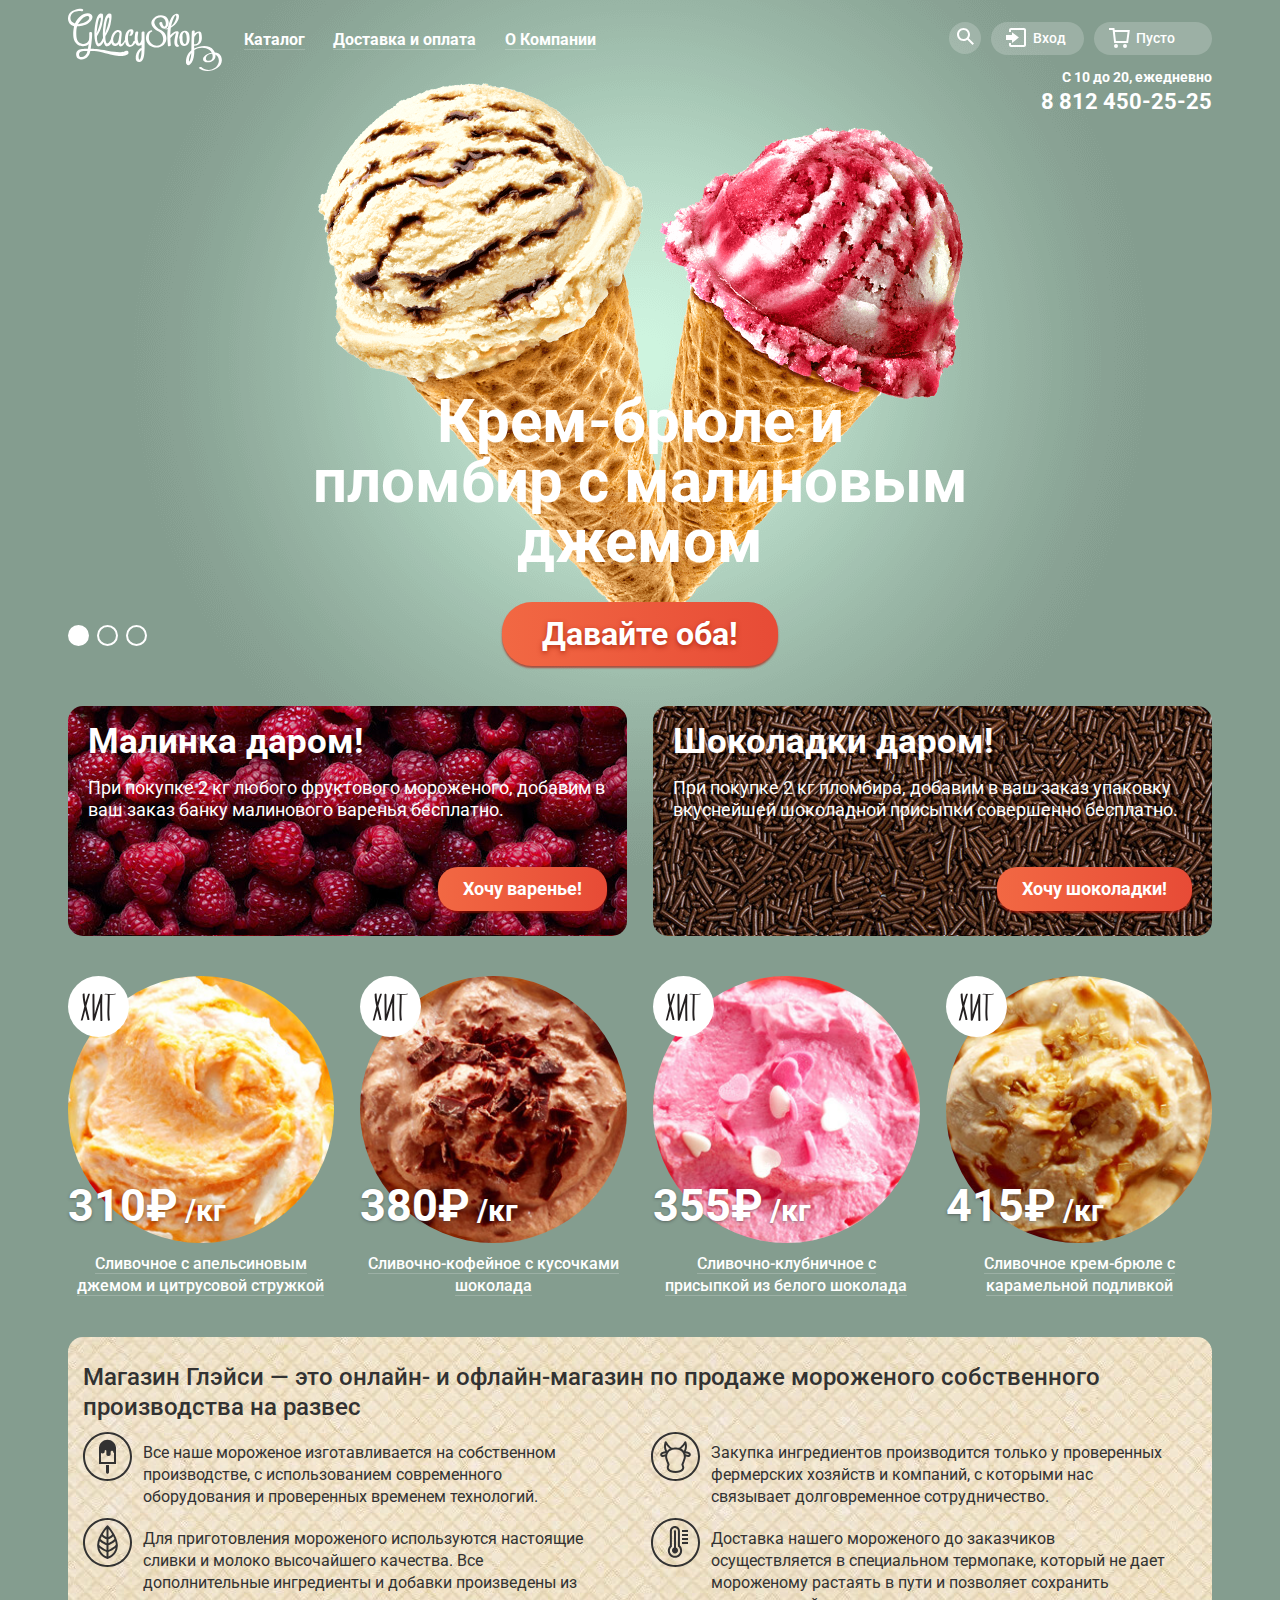
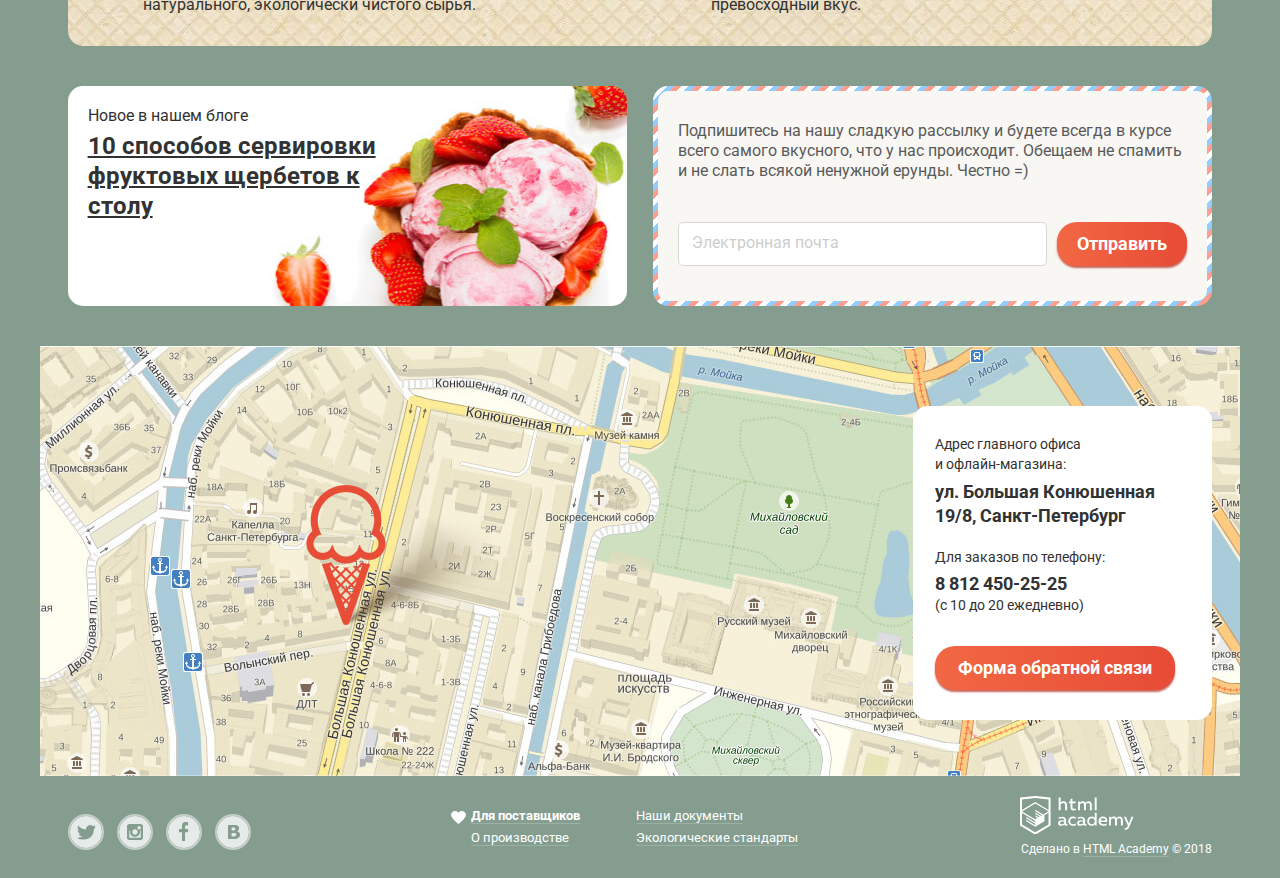
<file: index.html>
<!DOCTYPE html>
<html lang="ru">
<head>
  <meta charset="UTF-8">
  <meta name="viewport" content="width=device-width, initial-scale=1.0">
  <meta http-equiv="X-UA-Compatible" content="ie=edge">
  <title>Глэйси</title>
  <link rel="stylesheet" href="https://fonts.googleapis.com/css?family=Roboto:400,500,700,900&amp;subset=cyrillic">
  <link rel="stylesheet" href="./css/normalize.css">
  <link rel="stylesheet" href="./css/style.min.css">
</head>
<body>
<!-- Page wrapper -->
<div class="page-wrapper page-wrapper--index">
  <!-- Header -->
  <div class="container">
    <header class="page-header container__inner">
      <div class="page-header__col page-header__col--left">
        <!-- Main navigation -->
        <nav class="main-nav">
          <!-- Logo -->
          <div class="logo">
            <a class="logo__link">
              <img class="logo__img" src="img/logo.svg" width="154" height="64" alt="Логотип магазина Gllacy">
            </a>
          </div>
          <!-- End Logo -->
          <!-- Navigatiion list -->
          <ul class="main-nav__list">
            <li class="main-nav__item main-nav__item--dropdown">
              <a class="main-nav__link link" href="#">Каталог</a>
              <ul class="main-nav__sub-list">
                <li class="main-nav__sub-title">Новинки</li>
                <li class="main-nav__sub-item">
                  <a class="main-nav__sub-link link" href="catalog.html">Сливочное</a>
                </li>
                <li class="main-nav__sub-item">
                  <a class="main-nav__sub-link link" href="#">Щербеты</a>
                </li>
                <li class="main-nav__sub-item">
                  <a class="main-nav__sub-link link" href="#">Фруктовый лёд</a>
                </li>
                <li class="main-nav__sub-item">
                  <a class="main-nav__sub-link link" href="#">Мелорин</a>
                </li>
              </ul>
            </li>
            <li class="main-nav__item">
              <a class="main-nav__link link" href="#">Доставка&nbsp;и&nbsp;оплата</a>
            </li>
            <li class="main-nav__item">
              <a class="main-nav__link link" href="#">О&nbsp;Компании</a>
            </li>
          </ul>
          <!-- End Navigatiion list -->
        </nav>
        <!-- End Main navigation -->
      </div>

      <div class="page-header__col page-header__col--right">
        <!-- User block -->
        <div class="user-block">
          <!-- Search -->
          <div class="user-block__item search">
            <a class="search__link user-block__link link" href="#">
              <svg class="user-block__icon icon" width="17" height="17">
                <use xlink:href="#icon-search"/>
              </svg>
              <span class="user-block__text visually-hidden">Поиск</span>
            </a>
            <div class="search__popup user-block__popup">
              <form class="search__form" id="form-search" action="#" method="get">
                <div class="field">
                  <input class="field__input field__input--small" id="input-search" type="text" name="search" required>
                  <label class="field__label field__label--small" for="input-search">Что ищем?</label>
                </div>
              </form>
            </div>
          </div>
          <!-- End Search -->
          <!-- Login -->
          <div class="user-block__item login">
            <a class="login__link user-block__link link" href="#">
              <svg class="login__icon user-block__icon icon" width="21" height="19">
                <use xlink:href="#icon-login"/>
              </svg>
              <span class="user-block__text">Вход</span>
            </a>
            <div class="login__popup user-block__popup">
              <form class="login__form" id="form-login" action="#" method="post">
                <div class="field">
                  <input class="login__input field__input field__input--small" id="email-login" type="text" name="email-login" required>
                  <label class="field__label field__label--small" for="email-login">Ваша электронная почта</label>
                </div>
                <div class="field">
                  <input class="login__input field__input field__input--small" id="password-login" type="password" name="password-login" required>
                  <label class="field__label field__label--small" for="password-login">Ваш пароль</label>
                </div>
                <div class="field field-login">
                  <div class="field-login__col">
                    <button class="btn btn--wide" type="submit">Войти</button>
                  </div>
                  <div class="field-login__col">
                    <a class="field-login__link link" href="#">Забыли пароль?</a>
                    <a class="field-login__link link" href="#">Новая регистрация</a>
                  </div>
                </div>
              </form>
            </div>
          </div>
          <!-- End Login -->
          <!-- Cart -->
          <div class="user-block__item cart">
            <a class="cart__link user-block__link link" href="#">
              <svg class="cart__icon user-block__icon icon" width="21" height="20">
                <use xlink:href="#icon-cart"/>
              </svg>
              <svg class="cart__icon cart__icon--full user-block__icon icon" width="21" height="20">
                <use xlink:href="#icon-cart-full"/>
              </svg>
              <span class="user-block__text">
                <span class="cart__amount"></span>
                <span class="cart__text">Пусто</span>
              </span>
            </a>
            <!-- <div class="cart__popup user-block__popup">
              
            </div> -->
          </div>
          <!-- End Cart -->
        </div>
        <!-- End User block -->
        <!-- Schedule -->
        <div class="schedule">
          <p class="schedule__time">С 10 до 20, ежедневно</p>
          <p class="schedule__phone-wrapper">
            <a href="tel:88124502525" class="schedule__phone link link--main">8 812 450-25-25</a>
          </p>
        </div>
        <!-- End Schedule -->
      </div>
    </header>
  </div>
  <!-- End Header -->
    
  <!-- Page content -->
  <main class="page-content">
    <div class="container">
      <div class="container__inner">
        <!-- Promo slider -->
        <section class="promo-slider">
          <h2 class="visually-hidden">Образцы продукции</h2>
  
          <ul class="promo-slider__list">
            <li class="promo-slider__item promo-slider__item--current">
              <h3 class="promo-slider__title">Крем-брюле и пломбир с малиновым джемом</h3>
              <a class="promo-slider__btn btn btn--large" href="#">Давайте оба!</a>
            </li>
  
            <li class="promo-slider__item">
              <h3 class="promo-slider__title">Шоколадный пломбир и лимонный сорбет </h3>
              <a class="promo-slider__btn btn btn--large" href="#">Давайте оба!</a>
            </li>
  
            <li class="promo-slider__item">
              <h3 class="promo-slider__title">Пломбир с помадкой и клубничный щербет</h3>
              <a class="promo-slider__btn btn btn--large" href="#">Давайте оба!</a>
            </li>
          </ul>
          <div class="promo-slider__toggle">
            <button class="promo-slider__control promo-slider__control--current" type="button">Первый</button>
            <button class="promo-slider__control" type="button">Второй</button>
            <button class="promo-slider__control" type="button">Третий</button>
          </div>
        </section>
        <!-- End Promo slider -->
        <!-- Promo cards -->
        <section class="promo-cards">
          <h2 class="visually-hidden">Промо акции</h2>
    
          <div class="promo-cards__list">
            <div class="promo-cards__item promo-cards__item--raspberry">
              <h3 class="promo-cards__title">Малинка даром!</h3>
              <p class="promo-cards__text">При покупке 2 кг любого фруктового мороженого, добавим в ваш заказ банку малинового варенья бесплатно.</p>
              <div class="promo-cards__btn-wrapper">
                <a class="btn btn--wide" href="#">Хочу варенье!</a>
              </div>
            </div>
      
            <div class="promo-cards__item promo-cards__item--chocolate">
              <h3 class="promo-cards__title">Шоколадки даром!</h3>
              <p class="promo-cards__text">При покупке 2 кг пломбира, добавим в ваш заказ упаковку вкуснейшей шоколадной присыпки совершенно бесплатно.</p>
              <div class="promo-cards__btn-wrapper">
                <a class="btn btn--wide" href="#">Хочу шоколадки!</a>
              </div>
            </div>
          </div>
        </section>
        <!-- End Promo cards -->
        <!-- Promo hits -->
        <section class="promo-hits">
          <h2 class="visually-hidden">Наши лучшие предложения</h2>
    
          <div class="promo-hits__list">
            <div class="promo-hits__item product-item product-item--hit">
              <div class="product-item__inner">
                <div class="product-item__img-wrap">
                  <img class="product-item__img" src="img/img-procuct-01.jpg" width="267" height="267" alt="Сливочное мороженое с апельсиновым джемом и цитрусовой стружкой">
                </div>
                <div class="product-item__price">
                  <span class="product-item__cost">310</span>
                  <span class="product-item__curr">&#8381;</span>
                  <span class="product-item__measure">/кг</span>
                </div>
              </div>
              <h2 class="product-item__title">
                <a class="product-item__link link link--main" href="#">Сливочное с апельсиновым джемом и цитрусовой стружкой</a>
              </h2>
              <div class="product-item__btn-wrapper">
                  <a class="btn btn--narrow" href="#">Быстрый просмотр</a>
              </div>
            </div>
    
            <div class="promo-hits__item product-item product-item--hit">
              <div class="product-item__inner">
                <div class="product-item__img-wrap">
                  <img class="product-item__img" src="img/img-procuct-02.jpg" width="267" height="267" alt="Сливочно-кофейное мороженое с кусочками шоколада">
                </div>
                <div class="product-item__price">
                  <span class="product-item__cost">380</span>
                  <span class="product-item__curr">&#8381;</span>
                  <span class="product-item__measure">/кг</span>
                </div>
              </div>
              <h2 class="product-item__title">
                <a class="product-item__link link link--main" href="#">Сливочно-кофейное с кусочками шоколада</a>
              </h2>
              <div class="product-item__btn-wrapper">
                  <a class="btn btn--narrow" href="#">Быстрый просмотр</a>
              </div>
            </div>
    
            <div class="promo-hits__item product-item product-item--hit">
              <div class="product-item__inner">
                <div class="product-item__img-wrap">
                  <img class="product-item__img" src="img/img-procuct-03.jpg" width="267" height="267" alt="Сливочно-клубничное мороженое с присыпкой из белого шоколада">
                </div>
                <div class="product-item__price">
                  <span class="product-item__cost">355</span>
                  <span class="product-item__curr">&#8381;</span>
                  <span class="product-item__measure">/кг</span>
                </div>
              </div>
              <h2 class="product-item__title">
                <a class="product-item__link link link--main" href="#">Сливочно-клубничное с присыпкой из белого шоколада</a>
              </h2>
              <div class="product-item__btn-wrapper">
                  <a class="btn btn--narrow" href="#">Быстрый просмотр</a>
              </div>
            </div>
    
            <div class="promo-hits__item product-item product-item--hit">
              <div class="product-item__inner">
                <div class="product-item__img-wrap">
                  <img class="product-item__img" src="img/img-procuct-04.jpg" width="267" height="267" alt="Сливочное мороженое крем-брюле с карамельной подливкой">
                </div>
                <div class="product-item__price">
                  <span class="product-item__cost">415</span>
                  <span class="product-item__curr">&#8381;</span>
                  <span class="product-item__measure">/кг</span>
                </div>
              </div>
              <h2 class="product-item__title">
                <a class="product-item__link link link--main" href="#">Сливочное крем-брюле с карамельной подливкой</a>
              </h2>
              <div class="product-item__btn-wrapper">
                  <a class="btn btn--narrow" href="#">Быстрый просмотр</a>
              </div>
            </div>
          </div>
        </section>
        <!-- End Promo hits -->
        <!-- Shop features -->
        <section class="shop-features">
          <h1 class="shop-features__title">Магазин Глэйси — это онлайн- и офлайн-магазин по продаже мороженого собственного производства на развес</h1>
    
          <div class="shop-features__list">
            <div class="shop-features__item">
              <svg class="shop-features__icon icon" width="49" height="49">
                <use xlink:href="#icon-ice-cream"/>
              </svg>
              <p class="shop-features__text">Все наше мороженое изготавливается на собственном производстве, с использованием современного оборудования и проверенных временем технологий.</p>
            </div>
      
            <div class="shop-features__item">
              <svg class="shop-features__icon icon" width="49" height="49">
                <use xlink:href="#icon-cow"/>
              </svg>
              <p class="shop-features__text">Закупка ингредиентов  производится только у проверенных фермерских хозяйств и компаний, с которыми нас связывает долговременное сотрудничество.</p>
            </div>
      
            <div class="shop-features__item">
              <svg class="shop-features__icon icon" width="49" height="49">
                <use xlink:href="#icon-leaf"/>
              </svg>
              <p class="shop-features__text">Для приготовления мороженого используются настоящие сливки и молоко высочайшего качества. Все дополнительные ингредиенты и добавки произведены из натурального, экологически чистого сырья.</p>
            </div>
      
            <div class="shop-features__item">
              <svg class="shop-features__icon icon" width="49" height="49">
                <use xlink:href="#icon-term"/>
              </svg>
              <p class="shop-features__text">Доставка нашего мороженого до заказчиков осуществляется в специальном термопаке, который не дает мороженому растаять в пути и позволяет сохранить превосходный вкус.</p>
            </div>
          </div>
        </section>
        <!-- End Shop features -->
        <!-- Blog post and subscribe -->
        <section class="blog-post-subscribe">
          <h2 class="visually-hidden">Последние новости и подписка на блог</h2>
    
          <div class="blog-post-subscribe__list">
            <div class="blog-post-subscribe__item blog-post">
              <p class="blog-post__caption">Новое в нашем блоге</p>
              <h3 class="blog-post__title">
                <a class="blog-post__link" href="#">10 способов сервировки фруктовых щербетов к столу</a>
              </h3>
            </div>
      
            <div class="blog-post-subscribe__item subscribe">
              <div class="subscribe__inner">
                <p class="subscribe__text">Подпишитесь на нашу сладкую рассылку и будете всегда в курсе всего самого вкусного, что у нас происходит. Обещаем не спамить и не слать всякой ненужной ерунды. Честно =)</p>
                <form class="subscribe__form" id="form-subscribe" action="#" method="post">
                  <div class="subscribe__field field">
                    <input class="subscribe__input field__input" id="email-subscribe" type="text" name="email-subscribe" required>
                    <label class="field__label" for="email-subscribe">Электронная почта</label>
                    <button class="btn" type="submit">Отправить</button>
                  </div>
                </form>
              </div>
            </div>
          </div>
        </section>
        <!-- End Blog post and subscribe -->
      </div>
    </div>
    <!-- Contacts -->
    <section class="contacts">
      <h2 class="visually-hidden">Контакты</h2>
      <div class="container">
        <div class="contacts__data-wrapper container__inner">
          <div class="contacts__data">
            <p class="contacts__text">
              Адрес главного офиса
              <br>
              и офлайн-магазина:
              <br>
              <b class="contacts__address">ул. Большая Конюшенная 19/8, Санкт-Петербург</b>
              <br>
              Для заказов по телефону:
              <br>
              <b class="contacts__phone">8 812 450-25-25</b>
              <br>
              (с 10 до 20 ежедневно)
            </p>
            <a class="btn btn-wide contacts__btn"  href="feedback.html">Форма обратной связи</a>
          </div>
        </div>
      </div>
      <div class="contacts__map">
        <div class="contacts__img-map-wrapper">
          <img class="contacts__img-map" src="./img/map.jpg" width="1200" height="430" alt="Адрес главного офиса и офлайн-магазина по улице Большая Конюшенная 19/8 в городе Санкт-Петербург">
        </div>
        <div class="contacts__online-map-wrapper">
          <iframe class="contacts__online-map" src="https://www.google.com/maps/embed?pb=!1m18!1m12!1m3!1d2352.0046391232827!2d27.452055316549444!3d53.878345480094!2m3!1f0!2f0!3f0!3m2!1i1024!2i768!4f13.1!3m3!1m2!1s0x46dbda934dc537a5%3A0x44cd2c2130a805e9!2svulica+Janko%C5%ADskaha+34%2C+Minsk!5e0!3m2!1sen!2sby!4v1545729682928" width="1200" height="430" frameborder="0" style="border:0" allowfullscreen></iframe>
        </div>
      </div>
    </section>
    <!-- End Contacts -->
  </main>
  <!-- End Page content -->


  <!-- Footer -->
  <div class="container">
    <footer class="page-footer container__inner">
      <!-- Socials -->
      <div class="page-footer__col socials">
        <ul class="socials__list">
          <li class="socials__item">
            <a class="socials__link socials__link--tw link" href="#" target="_blank">
              <svg class="socials__icon icon" width="32" height="32">
                <use xlink:href="#icon-twitter"/>
              </svg>
              <span class="visually-hidden">Твиттер</span>
            </a>
          </li>
          <li class="socials__item">
            <a class="socials__link socials__link--in link" href="#" target="_blank">
              <svg class="socials__icon icon" width="32" height="32">
                <use xlink:href="#icon-instagram"/>
              </svg>
              <span class="visually-hidden">Инстаграм</span>
            </a>
          </li>
          <li class="socials__item">
            <a class="socials__link socials__link--fb link" href="#" target="_blank">
              <svg class="socials__icon icon" width="32" height="32">
                <use xlink:href="#icon-facebook"/>
              </svg>
              <span class="visually-hidden">Фейсбук</span>
            </a>
          </li>
          <li class="socials__item">
            <a class="socials__link socials__link--vk link" href="#" target="_blank">
              <svg class="socials__icon icon" width="32" height="32">
                <use xlink:href="#icon-vkontakte"/>
              </svg>
              <span class="visually-hidden">Вконтакте</span>
            </a>
          </li>
        </ul>
      </div>
      <!-- End Socials -->
      <!-- Extra navigation -->
      <div class="page-footer__col extra-nav">
        <ul class="extra-nav__list">
          <li class="extra-nav__item extra-nav__item--suppliers">
            <svg class="extra-nav__icon icon" width="15" height="13">
              <use xlink:href="#icon-heart"/>
            </svg>
            <a class="extra-nav__link link link--main" href="#">Для поставщиков</a>
          </li>
          <li class="extra-nav__item">
            <a class="extra-nav__link link link--main" href="#">Наши документы</a>
          </li>
          <li class="extra-nav__item">
            <a class="extra-nav__link link link--main" href="#">О производстве</a>
          </li>
          <li class="extra-nav__item">
            <a class="extra-nav__link link link--main" href="#">Экологические стандарты</a>
          </li>
        </ul>
      </div>
      <!-- End Extra navigation -->
      <!-- Copyright -->
      <div class="page-footer__col copyright">
        <div class="copyright__img-wrapper">
          <img class="copyright__img" src="img/logo-htmlacademy.svg" width="108" height="38" alt="Логотип HTML Academy">
        </div>
        <div class="copyright__text-wrapper">
          <p class="copyright__text">
              Сделано в <a class="copyright__link link link--main" href="https://htmlacademy.ru/intensive/htmlcss" target="_blank">HTML Academy</a> &copy; 2018
          </p>
        </div>
      </div>
      <!-- End Copyright -->
    </footer>
  </div>
  <!-- End Footer -->
</div>
<!-- End Page wrapper -->

<!-- Modal feedback -->
<div class="modal-overlay"></div>
<div class="modal-feedback">
  <button class="modal-feedback__close modal-close">Закрыть</button>
  <p class="modal-feedback__caption">Мы обязательно вам ответим!</p>
  <form class="modal-feedback__form" id="form-feedback" action="#" method="post">
    <div class="field">
      <input class="modal-feedback__input field__input" id="user-name-feedback" type="text" name="user-name-feedback" required>
      <label class="field__label" for="user-name-feedback">Как вас зовут?</label>
    </div>
    <div class="field">
      <input class="modal-feedback__input field__input" id="email-feedback" type="text" name="email-feedback" required>
      <label class="field__label" for="email-feedback">Ваша почта для ответа?</label>
    </div>
    <div class="field">
      <textarea class="modal-feedback__text field__text" id="message-feedback" name="message-feedback" required></textarea>
      <label class="field__label" for="message-feedback">Напишите что-нибудь...</label>
    </div>
    <div class="modal-feedback__btn-wrapper">
      <button class="btn" type="submit">Отправить</button>
    </div>
  </form>
</div>
<!-- End Modal feedback -->

<!-- SVG-sprite -->
<svg style="display: none" xmlns="http://www.w3.org/2000/svg" xmlns:xlink="http://www.w3.org/1999/xlink">
	<symbol id="icon-search" viewBox="0 0 17 17" preserveAspectRatio="xMidYMid">
    <path d="M16.958,15.527L11.75,10.32C12.533,9.247,13,7.93,13,6.5C13,2.91,10.09,0,6.5,0S0,2.91,0,6.5
    S2.91,13,6.5,13c1.438,0,2.763-0.473,3.839-1.263l5.205,5.204L16.958,15.527z M6.5,11C4.019,11,2,8.981,2,6.5S4.019,2,6.5,2
    S11,4.019,11,6.5S8.981,11,6.5,11z"/>
  </symbol>

  <symbol id="icon-login" viewBox="0 0 21 19" preserveAspectRatio="xMidYMid">
    <polygon points="6,14.875 12.917,9.5 6,4.125 6,7.042 -0.042,7.042 -0.042,11.959 6,11.959"/>
    <path d="M18,0H5C3.9,0,3,0.9,3,2v2h2V2h13v15H5v-2H3v2c0,1.1,0.9,2,2,2h13c1.1,0,2-0.9,2-2V2C20,0.9,19.1,0,18,0z"/>
  </symbol>
  
	<symbol id="icon-cart" viewBox="0 0 21 20" preserveAspectRatio="xMidYMid">
    <path d="M5.657,2.031L5.422,0H0v2h3.64l1.5,13h13.988l1.699-12.969H5.657z M17.372,13H6.922L5.888,4.031h12.66
      L17.372,13z"/>
    <circle cx="6.984" cy="18" r="2"/>
    <circle cx="15.984" cy="18" r="2"/>
  </symbol>

  <symbol id="icon-cart-full" viewBox="0 0 21 20" preserveAspectRatio="xMidYMid">
    <polygon points="5.888,4.031 6.922,13 17.372,13 18.548,4.031 "/>
  </symbol>

  <symbol id="icon-hit" viewBox="0 0 61 61" preserveAspectRatio="xMidYMid" fill="#231F20">
    <path d="M19.985,18.27c-0.915,2.683-1.718,5.384-2.472,8.094c-0.543-2.863-0.921-5.756-0.958-8.715
      c-0.005-0.431-1.939-0.11-1.932,0.518c0.052,4.243,0.8,8.354,1.747,12.432c-1.196,4.58-2.311,9.18-3.579,13.771
      c-0.109,0.394,1.771,0.138,1.904-0.344c0.902-3.265,1.726-6.535,2.556-9.8c0.805,3.204,1.644,6.407,2.273,9.657
      c0.098,0.508,2.041,0.045,1.932-0.518c-0.864-4.462-2.12-8.836-3.146-13.247c1.068-4.086,2.202-8.157,3.578-12.191
      C22.012,17.566,20.151,17.782,19.985,18.27z"/>
    <path d="M34.395,18.798c0.049-1.047-1.919-0.794-1.963,0.128c-0.004,0.08-0.004,0.159-0.008,0.238
      c-0.039,0.065-0.084,0.128-0.101,0.204c-1.004,4.463-2.611,8.729-4.056,13.06c-0.644,1.93-1.139,3.898-1.666,5.856
      c-0.139-6.623-0.135-13.237-0.165-19.871c-0.005-1.042-1.965-0.769-1.961,0.134c0.037,8.337,0.018,16.641,0.303,24.971
      c-0.031,0.095-0.05,0.193-0.034,0.301c0.021,0.148,0.042,0.297,0.064,0.445c0.123,0.856,1.959,0.48,1.944-0.317
      c0.005-0.011,0.016-0.018,0.021-0.029c1.636-4.171,2.478-8.591,3.894-12.838c0.521-1.558,1.048-3.108,1.561-4.662
      c-0.071,5.987,0.058,11.969,0.211,17.961c0.026,1.012,1.58,0.771,1.91,0.065c0.019-0.04,0.037-0.079,0.056-0.119
      c0.112-0.239,0.088-0.423-0.015-0.558C34.179,35.434,34.001,27.132,34.395,18.798z"/>
    <path d="M47.32,17.66c-3.158,0.38-6.312,0.227-9.478,0.048c-0.491-0.028-2.24,0.851-1.221,0.908
      c1.093,0.062,2.182,0.109,3.271,0.145c-0.093,0.081-0.161,0.167-0.157,0.265c0.295,8.408-1.054,17.239,0.191,25.564
      c0.063,0.424,2.01,0.005,1.932-0.518c-1.229-8.229,0.069-16.951-0.185-25.27c1.776,0.012,3.551-0.052,5.33-0.266
      C47.86,18.434,48.672,17.497,47.32,17.66z"/>
  </symbol>

  <symbol id="icon-ice-cream" viewBox="0 0 49 49" preserveAspectRatio="xMidYMid" fill="#323232">
    <path d="M24.5,0C10.969,0,0,10.969,0,24.5C0,38.031,10.969,49,24.5,49C38.031,49,49,38.031,49,24.5
      C49,10.969,38.031,0,24.5,0z M24.5,47C12.093,47,2,36.906,2,24.5C2,12.093,12.093,2,24.5,2C36.906,2,47,12.093,47,24.5
      C47,36.906,36.906,47,24.5,47z"/>
		<path d="M24.5,7.625c-4.355,0-7.94,3.278-8.436,7.5H16v16.917h17V15.125h-0.063
			C32.44,10.903,28.855,7.625,24.5,7.625z M31,30.042H18v-9.257c0.275,0.337,0.705,0.631,1.542,0.631
			c1.292,0,2.125-0.713,2.125-1.625c0-0.375,0-0.875,0-0.875c0,0,0,0,0,0c0-0.472,0.382-0.854,0.854-0.854
			c0.472,0,0.854,0.382,0.854,0.854c0,0.009-0.005,0.017-0.005,0.025c0,0.007,0.005,0.01,0.005,0.017c0,0.833,0,3.292,0,3.292
			s-0.031,1.833,2.125,1.833c2.109,0,2.125-1.75,2.125-1.75v-2.25h0.001c0-0.002-0.001-0.003-0.001-0.005
			c0-0.742,0.602-1.344,1.344-1.344s1.344,0.602,1.344,1.344c0,0.031,0.021,0.088,0.021,0.088s0.034,0.609,0.667,0.894V30.042z"/>
		<path d="M23,40.125c0,0.828,0.671,1.5,1.5,1.5c0.828,0,1.5-0.672,1.5-1.5V33h-3V40.125z"/>
  </symbol>

  <symbol id="icon-leaf" viewBox="0 0 49 49" preserveAspectRatio="xMidYMid" fill="#323232">
    <path d="M24.5,0C10.969,0,0,10.969,0,24.5C0,38.031,10.969,49,24.5,49C38.031,49,49,38.031,49,24.5
      C49,10.969,38.031,0,24.5,0z M24.5,47C12.093,47,2,36.906,2,24.5C2,12.093,12.093,2,24.5,2C36.906,2,47,12.093,47,24.5
      C47,36.906,36.906,47,24.5,47z"/>
    <path d="M34.807,26.756c-0.45-9.493-9.197-18.693-9.586-19.097c-0.015-0.015-0.033-0.023-0.048-0.037
      c-0.037-0.034-0.076-0.062-0.118-0.09c-0.042-0.029-0.084-0.055-0.13-0.077c-0.018-0.009-0.032-0.022-0.051-0.03
      c-0.027-0.011-0.056-0.011-0.083-0.02c-0.048-0.015-0.095-0.027-0.145-0.034c-0.051-0.008-0.101-0.01-0.152-0.01
      c-0.045,0-0.089,0.002-0.134,0.008c-0.055,0.008-0.105,0.021-0.158,0.038c-0.025,0.008-0.052,0.008-0.076,0.018
      c-0.018,0.007-0.031,0.021-0.049,0.029c-0.047,0.022-0.09,0.049-0.133,0.079c-0.042,0.028-0.081,0.057-0.118,0.091
      c-0.015,0.013-0.033,0.021-0.046,0.036c-0.389,0.404-9.14,9.608-9.587,19.105c-0.008,0.067-0.017,0.133-0.011,0.202
      c-0.013,0.363-0.017,0.727-0.003,1.091c0.369,10.256,9.978,12.82,10.075,12.845c0.082,0.021,0.165,0.031,0.247,0.031
      s0.165-0.01,0.247-0.031c0.097-0.024,9.706-2.589,10.074-12.845c0.013-0.363,0.009-0.727-0.003-1.089
      C34.825,26.896,34.815,26.827,34.807,26.756z M16.783,23.25c2.219,2.058,5.368,3.521,6.717,4.091v4.552
      c-2.448-1.196-6.219-3.341-7.302-5.228C16.268,25.522,16.477,24.378,16.783,23.25z M18.807,18.154
      c1.513,1.688,3.602,2.646,4.693,3.059v3.94c-1.654-0.76-4.424-2.216-6.016-4.043C17.872,20.094,18.318,19.102,18.807,18.154z
      M31.518,21.108c-1.59,1.824-4.362,3.283-6.018,4.044v-3.939c1.092-0.413,3.183-1.372,4.695-3.062
      C30.684,19.1,31.13,20.091,31.518,21.108z M25.5,19.047v-8.008c1.033,1.279,2.387,3.1,3.651,5.229
      C28.198,17.642,26.615,18.544,25.5,19.047z M25.5,31.893v-4.552c1.35-0.569,4.499-2.034,6.719-4.092
      c0.305,1.128,0.515,2.273,0.584,3.417C31.72,28.549,27.948,30.695,25.5,31.893z M23.5,19.05c-1.113-0.5-2.694-1.399-3.649-2.779
      c1.264-2.129,2.617-3.95,3.649-5.229V19.05z M16.383,29.825c2.328,1.983,5.69,3.629,7.117,4.281v4.403
      C21.408,37.605,17.338,35.178,16.383,29.825z M25.5,38.521v-4.415c1.428-0.653,4.792-2.3,7.121-4.284
      C31.671,35.233,27.601,37.635,25.5,38.521z"/>
  </symbol>
  
	<symbol id="icon-cow" viewBox="0 0 49 49" preserveAspectRatio="xMidYMid" fill="#323232">
    <path d="M24.5,0C10.969,0,0,10.969,0,24.5C0,38.031,10.969,49,24.5,49C38.031,49,49,38.031,49,24.5
			C49,10.969,38.031,0,24.5,0z M24.5,47C12.093,47,2,36.906,2,24.5C2,12.093,12.093,2,24.5,2C36.906,2,47,12.093,47,24.5
			C47,36.906,36.906,47,24.5,47z"/>
		<path d="M34.811,19.342c0.86-1.711,1.88-4.987,0.433-9.482c-0.122-0.378-0.457-0.649-0.853-0.688
			c-0.39-0.04-0.777,0.159-0.972,0.506c-1.271,2.268-4.038,5.927-6.047,6.094c-0.03,0.002-0.054,0.019-0.083,0.024
			C25.799,15.509,24.6,15.5,24.5,15.5c-0.103,0-1.311,0.009-2.801,0.292c-0.025-0.004-0.045-0.019-0.071-0.021
			c-2.004-0.167-4.773-3.827-6.048-6.095c-0.195-0.346-0.577-0.543-0.972-0.505c-0.396,0.04-0.73,0.31-0.852,0.688
			c-1.448,4.494-0.427,7.771,0.433,9.482c-1.744,0.22-3.954,0.777-4.757,2.188c-0.388,0.682-0.38,1.464,0.024,2.201
			c0.514,0.939,1.399,1.245,2.334,1.245c0.816,0,1.668-0.233,2.349-0.482c-0.004,0.54,0.026,1.08,0.129,1.612
			c0.288,1.496,1.131,3.636,1.748,5.197c0.188,0.479,0.396,1.004,0.509,1.324c-0.235,0.614-0.672,1.812-0.766,2.484
			c-0.112,0.801,0.114,2.147,1.121,3.306c1.443,1.659,4.006,2.5,7.619,2.5c3.612,0,6.176-0.841,7.619-2.5
			c1.007-1.158,1.233-2.505,1.121-3.306c-0.094-0.673-0.53-1.87-0.767-2.484c0.114-0.319,0.32-0.843,0.509-1.32
			c0.617-1.563,1.462-3.704,1.75-5.201c0.103-0.535,0.135-1.073,0.135-1.61c0.679,0.248,1.528,0.48,2.342,0.48
			c0.936,0,1.82-0.306,2.334-1.245c0.404-0.737,0.412-1.519,0.024-2.201C38.765,20.119,36.555,19.562,34.811,19.342z M33.858,12.708
			c0.428,3.06-0.477,5.157-1.031,6.112c-0.246-0.303-0.512-0.595-0.798-0.872c-0.544-0.526-1.199-0.934-1.891-1.258
			C31.621,15.639,32.939,14.017,33.858,12.708z M15.142,12.71c0.916,1.304,2.229,2.919,3.706,3.97
			c-0.701,0.329-1.359,0.744-1.892,1.283c-0.276,0.279-0.533,0.57-0.771,0.872C15.636,17.892,14.717,15.781,15.142,12.71z
      M11.21,22.77c-0.089-0.163-0.063-0.21-0.04-0.25c0.223-0.391,1.387-1.006,3.609-1.233c-0.116,0.29-0.217,0.582-0.302,0.878
			C13.212,22.838,11.479,23.256,11.21,22.77z M32.768,25.729c-0.252,1.313-1.058,3.354-1.646,4.844
			c-0.398,1.01-0.609,1.552-0.683,1.877l-0.066,0.302l0.114,0.287c0.283,0.71,0.711,1.908,0.772,2.351
			c0.001,0.009,0.096,0.858-0.649,1.716c-0.72,0.826-2.363,1.812-6.11,1.812c-3.747,0-5.391-0.986-6.11-1.812
			c-0.746-0.857-0.651-1.707-0.65-1.716c0.062-0.441,0.489-1.641,0.772-2.352l0.114-0.286L18.56,32.45
			c-0.072-0.326-0.284-0.869-0.683-1.881c-0.587-1.489-1.392-3.528-1.645-4.841c-0.422-2.198,0.379-4.575,2.145-6.358
			c1.513-1.528,4.933-1.868,6.123-1.871c1.166,0,4.539,0.339,6.139,1.886C32.72,21.399,33.104,23.982,32.768,25.729z M37.789,22.77
			c-0.263,0.479-1.974,0.07-3.238-0.592c-0.084-0.3-0.183-0.596-0.297-0.888c2.198,0.23,3.354,0.84,3.575,1.229
			C37.853,22.56,37.879,22.606,37.789,22.77z"/>
  </symbol>

	<symbol id="icon-term" viewBox="0 0 49 49" preserveAspectRatio="xMidYMid" fill="#323232">
    <path d="M24.5,0C10.969,0,0,10.969,0,24.5C0,38.031,10.969,49,24.5,49C38.031,49,49,38.031,49,24.5
      C49,10.969,38.031,0,24.5,0z M24.5,47C12.093,47,2,36.906,2,24.5C2,12.093,12.093,2,24.5,2C36.906,2,47,12.093,47,24.5
      C47,36.906,36.906,47,24.5,47z"/>
    <path d="M28.938,13.125c0-2.774-2.257-5.031-5.031-5.031s-5.031,2.257-5.031,5.031v14.64
      c-1.281,1.322-2,3.067-2,4.923c0,3.929,3.196,7.125,7.125,7.125s7.125-3.196,7.125-7.125c0-1.942-0.802-3.791-2.188-5.126V13.125z
      M29.125,32.688c0,2.83-2.295,5.125-5.125,5.125c-2.831,0-5.125-2.295-5.125-5.125c0-1.647,0.792-3.098,2-4.035V13.125
      c0-1.674,1.357-3.031,3.031-3.031c1.674,0,3.031,1.357,3.031,3.031v15.372C28.257,29.425,29.125,30.952,29.125,32.688z"/>
    <path d="M25,29.559V13.188c0-0.552-0.447-1-1-1c-0.552,0-1,0.448-1,1v16.371c-1.163,0.413-2,1.512-2,2.816
      c0,1.657,1.343,3,3,3c1.657,0,3-1.343,3-3C27,31.07,26.163,29.972,25,29.559z"/>
    <rect x="31" y="12" width="6" height="2"/>
    <rect x="31" y="16" width="6" height="2"/>
    <rect x="31" y="20" width="6" height="2"/>
    <rect x="31" y="24" width="6" height="2"/>
  </symbol>

  <symbol id="icon-heart" viewBox="0 0 15 13" preserveAspectRatio="xMidYMid">
    <path d="M10.799,0c-1.35,0-2.551,0.65-3.3,1.661C6.75,0.65,5.549,0,4.199,0C1.875,0,0,1.806,0,4.044
      C0,7.223,7.499,13,7.499,13s7.499-5.777,7.499-8.956C14.998,1.806,13.123,0,10.799,0z"/>
  </symbol>

  <symbol id="icon-twitter" viewBox="0 0 32 32" preserveAspectRatio="xMidYMid">
      <path d="M16,0C7.164,0,0,7.164,0,16c0,8.837,7.164,16,16,16c8.837,0,16-7.163,16-16C32,7.164,24.837,0,16,0z
      M23.944,12.809c-0.251,6.516-3.463,10.832-10.992,10.702c-0.14,0-0.205,0-0.233,0c-0.015,0-0.021,0-0.021,0
      c-0.029,0-0.094,0-0.232,0c-0.447,0-4.543-0.443-5.344-1.823c2.479,0.19,4.247-0.406,5.12-1.136
      c-1.048-0.289-2.923-0.461-3.251-2.848c0.384,0.104,0.618,0.221,1.299,0.113c-1.307-0.824-2.758-1.519-2.679-3.643
      c0.311,0.317,1.164,0.518,1.46,0.457c-0.768-0.233-2.149-3.244-0.974-4.781c1.984,1.79,4.075,3.482,7.804,3.643
      c0.227-2.214,1.24-3.699,3.168-4.325c1.84-0.479,3.255,0.26,3.901,1.138c0.737-0.224,1.453-0.466,2.193-0.685
      c-0.004,0.833-0.569,1.463-0.935,1.709c0.747,0.165,1.423-0.475,1.423-0.475C25.467,11.818,24.557,12.58,23.944,12.809z"/>
  </symbol>

  <symbol id="icon-instagram" viewBox="0 0 32 32" preserveAspectRatio="xMidYMid">
    <path d="M20.916,16c0,2.728-2.211,4.938-4.938,4.938S11.039,18.728,11.039,16c0-0.394,0.051-0.773,0.138-1.14
      h-0.897v6.838h11.396V14.86h-0.897C20.865,15.227,20.916,15.606,20.916,16z"/>
    <path d="M15.978,18.659c1.466,0,2.659-1.193,2.659-2.659s-1.193-2.659-2.659-2.659
      c-1.466,0-2.659,1.193-2.659,2.659S14.511,18.659,15.978,18.659z"/>
    <rect x="18.637" y="10.302" width="3.039" height="3.039"/>
    <path d="M16,0C7.164,0,0,7.164,0,16c0,8.837,7.164,16,16,16c8.837,0,16-7.163,16-16C32,7.164,24.837,0,16,0z
      M23.955,21.698c0,1.254-1.025,2.279-2.279,2.279H10.279C9.026,23.978,8,22.952,8,21.698V10.302c0-1.253,1.026-2.279,2.279-2.279
      h11.396c1.254,0,2.279,1.026,2.279,2.279V21.698z"/>
  </symbol>

  <symbol id="icon-facebook" viewBox="0 0 32 32" preserveAspectRatio="xMidYMid">
    <path d="M16,0C7.164,0,0,7.163,0,16s7.164,16,16,16c8.837,0,16-7.164,16-16S24.837,0,16,0z M20.062,9.455h-3.021
      v3.444h3.021v3.445h-3.021v8.61h-3.021v-8.61H11v-3.445h3.021V9.455c0-1.902,1.353-3.445,3.021-3.445h3.021V9.455z"/>
  </symbol>

  <symbol id="icon-vkontakte" viewBox="0 0 32 32" preserveAspectRatio="xMidYMid">
    <path d="M16.637,14.495c0.402-0.019,0.719-0.082,0.951-0.188c0.326-0.145,0.54-0.33,0.641-0.559
      c0.101-0.229,0.15-0.496,0.15-0.797c0-0.232-0.058-0.465-0.174-0.697c-0.116-0.232-0.322-0.405-0.617-0.517
      c-0.264-0.1-0.592-0.155-0.984-0.165c-0.392-0.009-0.943-0.014-1.652-0.014h-0.339v2.965h0.565
      C15.749,14.523,16.235,14.514,16.637,14.495z"/>
    <path d="M18.118,17.084c-0.282-0.081-0.672-0.125-1.166-0.132c-0.494-0.006-1.012-0.009-1.55-0.009h-0.79v3.493
      h0.264c1.014,0,1.74-0.003,2.18-0.009c0.438-0.007,0.843-0.088,1.212-0.245c0.377-0.157,0.633-0.364,0.774-0.625
      s0.214-0.562,0.214-0.9c0-0.446-0.088-0.788-0.261-1.03C18.825,17.386,18.531,17.204,18.118,17.084z"/>
    <path d="M16,0C7.164,0,0,7.164,0,16c0,8.837,7.164,16,16,16c8.837,0,16-7.163,16-16C32,7.164,24.837,0,16,0z
      M22.602,20.531c-0.273,0.533-0.646,0.976-1.124,1.327c-0.552,0.415-1.161,0.71-1.823,0.886s-1.501,0.264-2.519,0.264h-6.121V8.987
      h5.443c1.13,0,1.957,0.038,2.48,0.113c0.524,0.076,1.045,0.242,1.561,0.5c0.533,0.27,0.929,0.632,1.189,1.087
      c0.26,0.455,0.392,0.975,0.392,1.558c0,0.678-0.179,1.278-0.536,1.795c-0.358,0.518-0.863,0.92-1.517,1.208v0.075
      c0.917,0.182,1.642,0.559,2.179,1.13c0.537,0.571,0.807,1.325,0.807,2.261C23.013,19.392,22.875,19.997,22.602,20.531z"/>
  </symbol>
</svg>
<!-- End SVG-sprite -->
<script src="./js/script.min.js"></script>
</body>
</html>
</file>
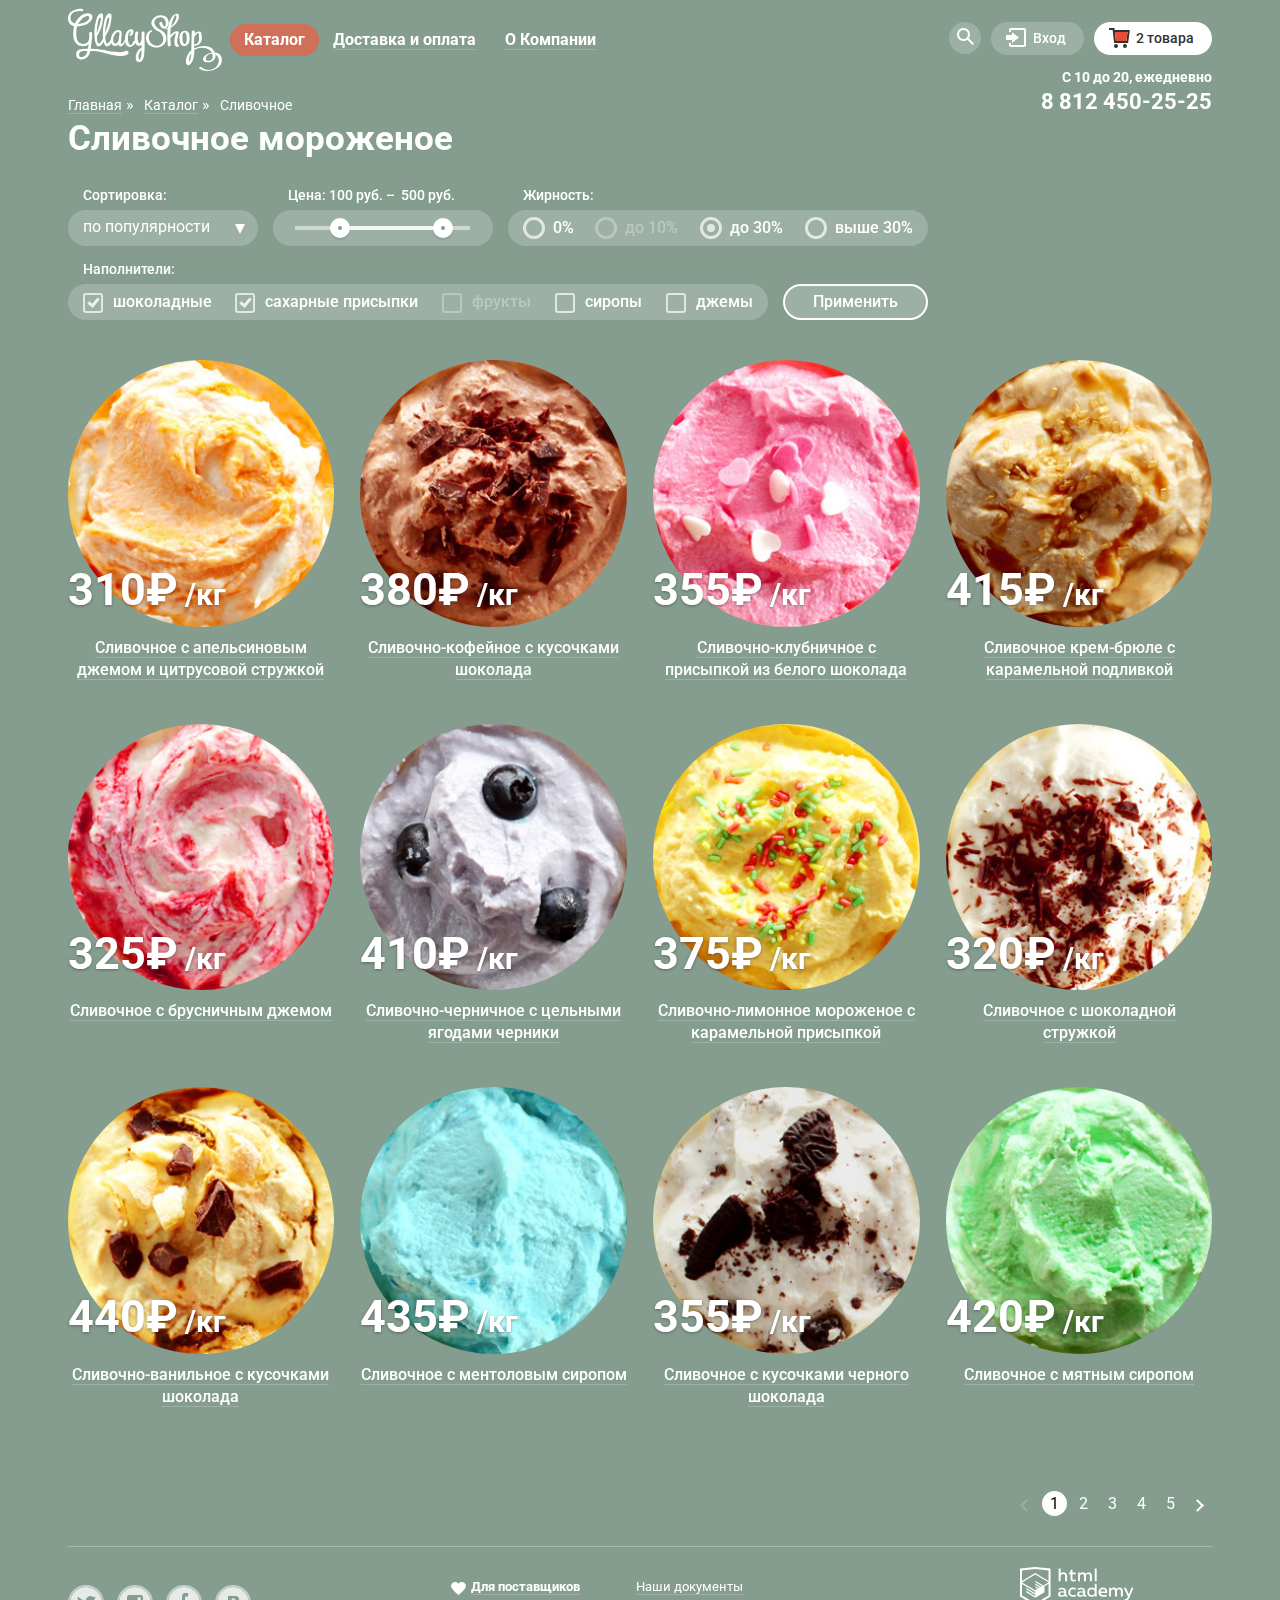
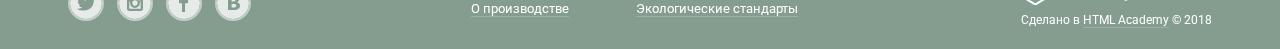
<file: catalog.html>
<!DOCTYPE html>
<html lang="ru">
<head>
  <meta charset="UTF-8">
  <meta name="viewport" content="width=device-width, initial-scale=1.0">
  <meta http-equiv="X-UA-Compatible" content="ie=edge">
  <title>Глэйси каталог</title>
  <link rel="stylesheet" href="https://fonts.googleapis.com/css?family=Roboto:400,500,700,900&amp;subset=cyrillic">
  <link rel="stylesheet" href="./css/normalize.css">
  <link rel="stylesheet" href="./css/style.min.css">
</head>
<body>
<!-- Page wrapper -->
<div class="page-wrapper">
  <!-- Header -->
  <div class="container">
    <header class="page-header container__inner">
      <div class="page-header__col page-header__col--left">
        <!-- Main navigation -->
        <nav class="main-nav">
          <!-- Logo -->
          <div class="logo">
            <a class="logo__link" href="index.html">
              <img class="logo__img" src="img/logo.svg" width="154" height="64" alt="Логотип магазина Gllacy">
            </a>
          </div>
          <!-- End Logo -->
          <!-- Navigatiion list -->
          <ul class="main-nav__list">
            <li class="main-nav__item main-nav__item--current main-nav__item--dropdown">
              <a class="main-nav__link link" href="#">Каталог</a>
              <ul class="main-nav__sub-list">
                <li class="main-nav__sub-title">Новинки</li>
                <li class="main-nav__sub-item main-nav__sub-item--current">
                  <a class="main-nav__sub-link link">Сливочное</a>
                </li>
                <li class="main-nav__sub-item">
                  <a class="main-nav__sub-link link" href="#">Щербеты</a>
                </li>
                <li class="main-nav__sub-item">
                  <a class="main-nav__sub-link link" href="#">Фруктовый лёд</a>
                </li>
                <li class="main-nav__sub-item">
                  <a class="main-nav__sub-link link" href="#">Мелорин</a>
                </li>
              </ul>
            </li>
            <li class="main-nav__item">
              <a class="main-nav__link link" href="#">Доставка&nbsp;и&nbsp;оплата</a>
            </li>
            <li class="main-nav__item">
              <a class="main-nav__link link" href="#">О&nbsp;Компании</a>
            </li>
          </ul>
          <!-- End Navigatiion list -->
        </nav>
        <!-- End Main navigation -->
      </div>

      <div class="page-header__col page-header__col--right">
        <!-- User block -->
        <div class="user-block">
          <!-- Search -->
          <div class="user-block__item search">
            <a class="search__link user-block__link link" href="#">
              <svg class="user-block__icon icon" width="17" height="17">
                <use xlink:href="#icon-search"/>
              </svg>
              <span class="user-block__text visually-hidden">Поиск</span>
            </a>
            <div class="search__popup user-block__popup">
              <form class="search__form" id="form-search" action="#" method="get">
                <div class="field">
                  <input class="field__input field__input--small" id="input-search" type="text" name="search" required>
                  <label class="field__label" for="input-search">Что ищем?</label>
                </div>
              </form>
            </div>
          </div>
          <!-- End Search -->
          <!-- Login -->
          <div class="user-block__item login">
            <a class="login__link user-block__link link" href="#">
              <svg class="login__icon user-block__icon icon" width="21" height="19">
                <use xlink:href="#icon-login"/>
              </svg>
              <span class="user-block__text">Вход</span>
            </a>
            <div class="login__popup user-block__popup">
              <form class="login__form" id="form-login" action="#" method="post">
                <div class="field">
                  <input class="login__input field__input field__input--small" id="email-login" type="email" name="email-login" required>
                  <label class="field__label" for="email-login">Ваша электронная почта</label>
                </div>
                <div class="field">
                  <input class="login__input field__input field__input--small" id="password-login" type="password" name="password-login" required>
                  <label class="field__label" for="password-login">Ваш пароль</label>
                </div>
                <div class="field field-login">
                  <div class="field-login__col">
                    <button class="btn btn--wide" type="submit">Войти</button>
                  </div>
                  <div class="field-login__col">
                    <a class="field-login__link link" href="#">Забыли пароль?</a>
                    <a class="field-login__link link" href="#">Новая регистрация</a>
                  </div>
                </div>
              </form>
            </div>
          </div>
          <!-- End Login -->
          <!-- Cart -->
          <div class="user-block__item cart cart--full">
            <a class="cart__link user-block__link link" href="#">
              <svg class="cart__icon user-block__icon icon" width="21" height="20">
                <use xlink:href="#icon-cart"/>
              </svg>
              <svg class="cart__icon cart__icon--full user-block__icon icon" width="21" height="20">
                <use xlink:href="#icon-cart-full"/>
              </svg>
              <span class="user-block__text">
                <span class="cart__amount">2</span>
                <span class="cart__text">товара</span>
              </span>
            </a>
            <div class="cart__popup user-block__popup">
              <table class="cart__table cart-list">
                <tbody>
                  <tr class="cart-list__item">
                    <td class="cart-list__remove">
                      <button class="cart-list__btn-remove" type="button">Удалить из корзины</button>
                    </td>
                    <td class="cart-list__img">
                      <img src="img/img-procuct-01.jpg" width="33" height="33" alt="Фото мороженого">
                    </td>
                    <td class="cart-list__descr">Пломбир с апельсиновым джемом</td>
                    <td class="cart-list__order">
                      <span class="cart-list__amount">1,5 кг х</span>
                      <span class="cart-list__price">200 руб.</span>
                    </td>
                    <td class="cart-list__count">300 руб.</td>
                  </tr>
                  <tr class="cart-list__item">
                    <td class="cart-list__remove">
                      <button class="cart-list__btn-remove" type="button">Удалить из корзины</button>
                    </td>
                    <td class="cart-list__img">
                      <img src="img/img-procuct-03.jpg" width="33" height="33" alt="Фото мороженого">
                    </td>
                    <td class="cart-list__descr">Клубничный пломбир с присыпкой из белого шоколада</td>
                    <td class="cart-list__order">
                      <span class="cart-list__amount">1,5 кг х</span>
                      <span class="cart-list__price">300 руб.</span>
                    </td>
                    <td class="cart-list__count">450 руб.</td>
                  </tr>
                  <tr class="cart-list__item">
                    <td class="cart-list__total" colspan="5">Итого: 750 руб.</td>
                  </tr>
                </tbody>
              </table>
              <div class="cart__btn-wrapper">
                <button class="btn btn--narrow" type="button">Оформить заказ</button>
              </div>
            </div>
          </div>
          <!-- End Cart -->
        </div>
        <!-- End User block -->
        <!-- Schedule -->
        <div class="schedule">
          <p class="schedule__time">С 10 до 20, ежедневно</p>
          <p class="schedule__phone-wrapper">
            <a href="tel:88124502525" class="schedule__phone link link--main">8 812 450-25-25</a>
          </p>
        </div>
        <!-- End Schedule -->
      </div>
    </header>
  </div>
  <!-- End Header -->
    
  <!-- Page content -->
  <main class="page-content catalog">
    <div class="container">
      <div class="container__inner">
        <!-- Breadcrumbs -->
        <div class="breadcrumbs">
          <ul class="breadcrumbs__list" aria-label="Breadcrumb">
            <li class="breadcrumbs__item">
              <a class="breadcrumbs__link link link--main" href="index.html">Главная</a>
            </li>
            <li class="breadcrumbs__item">
              <a class="breadcrumbs__link link link--main" href="#">Каталог</a>
            </li>
            <li class="breadcrumbs__item breadcrumbs__item--current">
              <a class="breadcrumbs__link link link--main">Сливочное</a>
            </li>
          </ul>
        </div>
        <!-- End Breadcrumbs -->
        <h1 class="catalog__title">Сливочное мороженое</h1>
  
        <!-- Filters -->
        <section class="catalog__filters filters">
          <h2 class="visually-hidden">Фильтр по сливочному мороженому</h2>
  
          <form class="filters__form" id="form-filters" action="#" method="get">
            <fieldset class="filters__item sort-filter">
              <legend class="filters__caption">Сортировка:</legend>
              <div class="filters__field sort-filter__field">
                <select class="filters__select" name="select-filters" id="select-filters">
                  <option value="popular" selected>по популярности</option>
                  <option value="low-price">сначала недорогие</option>
                  <option value="high-price">сначала дорогие</option>
                  <option value="fat">по жирности</option>
                </select>
                <span class="sort-filter__icon"></span>
              </div>
            </fieldset>

            <fieldset class="filters__item price-filter">
              <legend class="filters__caption">Цена:
                <span class="price-filter__cost price-filter__cost--min">100</span> руб.&nbsp;–&nbsp;
                <span class="price-filter__cost price-filter__cost--max">500</span> руб.
              </legend>
              <div class="filters__field">
                <div class="price-filter__range-controls">
                  <div class="price-filter__range-scale">
                    <div class="price-filter__range-bar"></div>
                    <button class="price-filter__toggle price-filter__toggle--min" type="button"><span class="visually-hidden">Меньше</span></button>
                    <button class="price-filter__toggle price-filter__toggle--max" type="button"><span class="visually-hidden">Больше</span></button>
                  </div>
                </div>
              </div>
            </fieldset>

            <fieldset class="filters__item fat-filter">
              <legend class="filters__caption">Жирность:</legend>
              <div class="filters__field">
                <ul class="fat-filter__list">
                  <li class="fat-filter__item">
                    <input class="fat-filter__input" id="fat-zero" type="radio" name="fat" value="zero">
                    <label class="fat-filter__label" for="fat-zero">
                      <span class="fat-filter__indicator">0%</span>
                    </label>
                  </li>
                  <li class="fat-filter__item fat-filter__item--disabled">
                    <input class="fat-filter__input" id="fat-under10" type="radio" name="fat" value="under10" disabled>
                    <label class="fat-filter__label" for="fat-under10">
                      <span class="fat-filter__indicator">до 10%</span>
                    </label>
                  </li>
                  <li class="fat-filter__item">
                    <input class="fat-filter__input" id="fat-under30" type="radio" name="fat" value="under30" checked>
                    <label class="fat-filter__label" for="fat-under30">
                      <span class="fat-filter__indicator">до 30%</span>
                    </label>
                  </li>
                  <li class="fat-filter__item">
                    <input class="fat-filter__input" id="fat-over30" type="radio" name="fat" value="over30">
                    <label class="fat-filter__label" for="fat-over30">
                      <span class="fat-filter__indicator">выше 30%</span>
                    </label>
                  </li>
                </ul>
              </div>
            </fieldset>

            <fieldset class="filters__item fillers-filter">
              <legend class="filters__caption">Наполнители:</legend>
              <div class="filters__field">
                <ul class="fillers-filter__list">
                  <li class="fillers-filter__item">
                    <input class="fillers-filter__input" id="fillers-chocolate" type="checkbox" name="fillers" value="chocolate" checked>
                    <label class="fillers-filter__label" for="fillers-chocolate">
                      <span class="fillers-filter__indicator">шоколадные</span>
                    </label>
                  </li>
                  <li class="fillers-filter__item">
                    <input class="fillers-filter__input" id="fillers-sugar" type="checkbox" name="fillers" value="sugar" checked>
                    <label class="fillers-filter__label" for="fillers-sugar">
                      <span class="fillers-filter__indicator">сахарные присыпки</span>
                    </label>
                  </li>
                  <li class="fillers-filter__item fillers-filter__item--disabled">
                    <input class="fillers-filter__input" id="fillers-fruit" type="checkbox" name="fillers" value="fruit" disabled>
                    <label class="fillers-filter__label" for="fillers-fruit">
                      <span class="fillers-filter__indicator">фрукты</span>
                    </label>
                  </li>
                  <li class="fillers-filter__item">
                    <input class="fillers-filter__input" id="fillers-syrup" type="checkbox" name="fillers" value="syrup">
                    <label class="fillers-filter__label" for="fillers-syrup">
                      <span class="fillers-filter__indicator">сиропы</span>
                    </label>
                  </li>
                  <li class="fillers-filter__item">
                    <input class="fillers-filter__input" id="fillers-jam" type="checkbox" name="fillers" value="jam">
                    <label class="fillers-filter__label" for="fillers-jam">
                      <span class="fillers-filter__indicator">джемы</span>
                    </label>
                  </li>
                </ul>
              </div>
            </fieldset>
            
            <div class="filters__btn-wrapper">
              <button class="filters__btn" type="submit">Применить</button>
            </div>
          </form>
        </section>
        <!-- End Filters -->
        <!-- Products -->
        <section class="catalog__products">
          <h2 class="visually-hidden">Найденная продукция по сливочному мороженому</h2>
  
          <div class="catalog__list">
            <div class="catalog__item product-item">
              <div class="product-item__inner">
                <div class="product-item__img-wrap">
                  <img class="product-item__img" src="img/img-procuct-01.jpg" width="267" height="267" alt="Сливочное мороженое с апельсиновым джемом и цитрусовой стружкой">
                </div>
                <div class="product-item__price">
                  <span class="product-item__cost">310</span>
                  <span class="product-item__curr">&#8381;</span>
                  <span class="product-item__measure">/кг</span>
                </div>
              </div>
              <h2 class="product-item__title">
                <a class="product-item__link link link--main" href="#">Сливочное с апельсиновым джемом и цитрусовой стружкой</a>
              </h2>
              <div class="product-item__btn-wrapper">
                  <a class="btn product-item__btn" href="#">Быстрый просмотр</a>
              </div>
            </div>
  
            <div class="catalog__item product-item">
              <div class="product-item__inner">
                <div class="product-item__img-wrap">
                  <img class="product-item__img" src="img/img-procuct-02.jpg" width="267" height="267" alt="Сливочно-кофейное мороженое с кусочками шоколада">
                </div>
                <div class="product-item__price">
                  <span class="product-item__cost">380</span>
                  <span class="product-item__curr">&#8381;</span>
                  <span class="product-item__measure">/кг</span>
                </div>
              </div>
              <h2 class="product-item__title">
                <a class="product-item__link link link--main" href="#">Сливочно-кофейное с кусочками шоколада</a>
              </h2>
              <div class="product-item__btn-wrapper">
                  <a class="btn product-item__btn" href="#">Быстрый просмотр</a>
              </div>
            </div>
            
            <div class="catalog__item product-item">
              <div class="product-item__inner">
                <div class="product-item__img-wrap">
                  <img class="product-item__img" src="img/img-procuct-03.jpg" width="267" height="267" alt="Сливочно-клубничное мороженое с присыпкой из белого шоколада">
                </div>
                <div class="product-item__price">
                  <span class="product-item__cost">355</span>
                  <span class="product-item__curr">&#8381;</span>
                  <span class="product-item__measure">/кг</span>
                </div>
              </div>
              <h2 class="product-item__title">
                <a class="product-item__link link link--main" href="#">Сливочно-клубничное с присыпкой из белого шоколада</a>
              </h2>
              <div class="product-item__btn-wrapper">
                <a class="btn product-item__btn" href="#">Быстрый просмотр</a>
              </div>
            </div>
            
            <div class="catalog__item product-item">
              <div class="product-item__inner">
                <div class="product-item__img-wrap">
                  <img class="product-item__img" src="img/img-procuct-04.jpg" width="267" height="267" alt="Сливочное мороженое крем-брюле с карамельной подливкой">
                </div>
                <div class="product-item__price">
                  <span class="product-item__cost">415</span>
                  <span class="product-item__curr">&#8381;</span>
                  <span class="product-item__measure">/кг</span>
                </div>
              </div>
              <h2 class="product-item__title">
                <a class="product-item__link link link--main" href="#">Сливочное крем-брюле с карамельной подливкой</a>
              </h2>
              <div class="product-item__btn-wrapper">
                <a class="btn product-item__btn" href="#">Быстрый просмотр</a>
              </div>
            </div>
            
            <div class="catalog__item product-item">
              <div class="product-item__inner">
                <div class="product-item__img-wrap">
                  <img class="product-item__img" src="img/img-procuct-05.jpg" width="267" height="267" alt="Сливочное мороженое с брусничным джемом">
                </div>
                <div class="product-item__price">
                  <span class="product-item__cost">325</span>
                  <span class="product-item__curr">&#8381;</span>
                  <span class="product-item__measure">/кг</span>
                </div>
              </div>
              <h2 class="product-item__title">
                <a class="product-item__link link link--main" href="#">Сливочное с брусничным джемом</a>
              </h2>
              <div class="product-item__btn-wrapper">
                  <a class="btn product-item__btn" href="#">Быстрый просмотр</a>
              </div>
            </div>
  
            <div class="catalog__item product-item">
              <div class="product-item__inner">
                <div class="product-item__img-wrap">
                  <img class="product-item__img" src="img/img-procuct-06.jpg" width="267" height="267" alt="Сливочно-черничное мороженое с цельными ягодами черники">
                </div>
                <div class="product-item__price">
                  <span class="product-item__cost">410</span>
                  <span class="product-item__curr">&#8381;</span>
                  <span class="product-item__measure">/кг</span>
                </div>
              </div>
              <h2 class="product-item__title">
                <a class="product-item__link link link--main" href="#">Сливочно-черничное с цельными ягодами черники</a>
              </h2>
              <div class="product-item__btn-wrapper">
                  <a class="btn product-item__btn" href="#">Быстрый просмотр</a>
              </div>
            </div>
  
            <div class="catalog__item product-item">
              <div class="product-item__inner">
                <div class="product-item__img-wrap">
                  <img class="product-item__img" src="img/img-procuct-07.jpg" width="267" height="267" alt="Сливочно-лимонное с карамельной присыпкой">
                </div>
                <div class="product-item__price">
                  <span class="product-item__cost">375</span>
                  <span class="product-item__curr">&#8381;</span>
                  <span class="product-item__measure">/кг</span>
                </div>
              </div>
              <h2 class="product-item__title">
                <a class="product-item__link link link--main" href="#">Сливочно-лимонное мороженое с карамельной присыпкой</a>
              </h2>
              <div class="product-item__btn-wrapper">
                  <a class="btn product-item__btn" href="#">Быстрый просмотр</a>
              </div>
            </div>
  
            <div class="catalog__item product-item">
              <div class="product-item__inner">
                <div class="product-item__img-wrap">
                  <img class="product-item__img" src="img/img-procuct-08.jpg" width="267" height="267" alt="Сливочное мороженое с шоколадной стружкой">
                </div>
                <div class="product-item__price">
                  <span class="product-item__cost">320</span>
                  <span class="product-item__curr">&#8381;</span>
                  <span class="product-item__measure">/кг</span>
                </div>
              </div>
              <h2 class="product-item__title">
                <a class="product-item__link link link--main" href="#">Сливочное с шоколадной стружкой</a>
              </h2>
              <div class="product-item__btn-wrapper">
                  <a class="btn product-item__btn" href="#">Быстрый просмотр</a>
              </div>
            </div>
  
            <div class="catalog__item product-item">
              <div class="product-item__inner">
                <div class="product-item__img-wrap">
                  <img class="product-item__img" src="img/img-procuct-09.jpg" width="267" height="267" alt="Сливочно-ванильное мороженое с кусочками шоколада">
                </div>
                <div class="product-item__price">
                  <span class="product-item__cost">440</span>
                  <span class="product-item__curr">&#8381;</span>
                  <span class="product-item__measure">/кг</span>
                </div>
              </div>
              <h2 class="product-item__title">
                <a class="product-item__link link link--main" href="#">Сливочно-ванильное с кусочками шоколада</a>
              </h2>
              <div class="product-item__btn-wrapper">
                  <a class="btn product-item__btn" href="#">Быстрый просмотр</a>
              </div>
            </div>
  
            <div class="catalog__item product-item">
              <div class="product-item__inner">
                <div class="product-item__img-wrap">
                  <img class="product-item__img" src="img/img-procuct-10.jpg" width="267" height="267" alt="Сливочноe мороженое с ментоловым сиропом">
                </div>
                <div class="product-item__price">
                  <span class="product-item__cost">435</span>
                  <span class="product-item__curr">&#8381;</span>
                  <span class="product-item__measure">/кг</span>
                </div>
              </div>
              <h2 class="product-item__title">
                <a class="product-item__link link link--main" href="#">Сливочноe с ментоловым сиропом</a>
              </h2>
              <div class="product-item__btn-wrapper">
                  <a class="btn product-item__btn" href="#">Быстрый просмотр</a>
              </div>
            </div>
  
            <div class="catalog__item product-item">
              <div class="product-item__inner">
                <div class="product-item__img-wrap">
                  <img class="product-item__img" src="img/img-procuct-11.jpg" width="267" height="267" alt="Сливочное мороженое с кусочками черного шоколада">
                </div>
                <div class="product-item__price">
                  <span class="product-item__cost">355</span>
                  <span class="product-item__curr">&#8381;</span>
                  <span class="product-item__measure">/кг</span>
                </div>
              </div>
              <h2 class="product-item__title">
                <a class="product-item__link link link--main" href="#">Сливочное с кусочками черного шоколада</a>
              </h2>
              <div class="product-item__btn-wrapper">
                  <a class="btn product-item__btn" href="#">Быстрый просмотр</a>
              </div>
            </div>
  
            <div class="catalog__item product-item">
              <div class="product-item__inner">
                <div class="product-item__img-wrap">
                  <img class="product-item__img" src="img/img-procuct-12.jpg" width="267" height="267" alt="Сливочное мороженое с мятным сиропом">
                </div>
                <div class="product-item__price">
                  <span class="product-item__cost">420</span>
                  <span class="product-item__curr">&#8381;</span>
                  <span class="product-item__measure">/кг</span>
                </div>
              </div>
              <h2 class="product-item__title">
                <a class="product-item__link link link--main" href="#">Сливочное с мятным сиропом</a>
              </h2>
              <div class="product-item__btn-wrapper">
                  <a class="btn product-item__btn" href="#">Быстрый просмотр</a>
              </div>
            </div>
          </div>
        </section>
        <!-- End Products -->
        <!-- Pagination -->
          <div class="pagination">
            <ul class="pagination__list" aria-label="Page navigation">
              <li class="pagination__item pagination__item--disabled">
                <a class="pagination__dir pagination__dir--prev" aria-label="Предыдущая">&lt;</a>
              </li>
              <li class="pagination__item pagination__item--current">
                <a class="pagination__link">1</a>
              </li>
              <li class="pagination__item">
                <a class="pagination__link" href="#">2</a>
              </li>
              <li class="pagination__item">
                <a class="pagination__link" href="#">3</a>
              </li>
              <li class="pagination__item">
                <a class="pagination__link" href="#">4</a>
              </li>
              <li class="pagination__item">
                <a class="pagination__link" href="#">5</a>
              </li>
              <li class="pagination__item">
                <a class="pagination__dir pagination__dir--next" href="#" aria-label="Следующая">&gt;</a>
              </li>
            </ul>
          </div>
        <!-- End Pagination -->
      </div>
    </div>
  </main>
  <!-- End Page content -->
  
  <!-- Footer -->
  <div class="container">
    <footer class="page-footer container__inner">
      <!-- Socials -->
      <div class="page-footer__col socials">
        <ul class="socials__list">
          <li class="socials__item">
            <a class="socials__link socials__link--tw link" href="#" target="_blank">
              <svg class="socials__icon icon" width="32" height="32">
                <use xlink:href="#icon-twitter"/>
              </svg>
              <span class="visually-hidden">Твиттер</span>
            </a>
          </li>
          <li class="socials__item">
            <a class="socials__link socials__link--in link" href="#" target="_blank">
              <svg class="socials__icon icon" width="32" height="32">
                <use xlink:href="#icon-instagram"/>
              </svg>
              <span class="visually-hidden">Инстаграм</span>
            </a>
          </li>
          <li class="socials__item">
            <a class="socials__link socials__link--fb link" href="#" target="_blank">
              <svg class="socials__icon icon" width="32" height="32">
                <use xlink:href="#icon-facebook"/>
              </svg>
              <span class="visually-hidden">Фейсбук</span>
            </a>
          </li>
          <li class="socials__item">
            <a class="socials__link socials__link--vk link" href="#" target="_blank">
              <svg class="socials__icon icon" width="32" height="32">
                <use xlink:href="#icon-vkontakte"/>
              </svg>
              <span class="visually-hidden">Вконтакте</span>
            </a>
          </li>
        </ul>
      </div>
      <!-- End Socials -->
      <!-- Extra navigation -->
      <div class="page-footer__col extra-nav">
        <ul class="extra-nav__list">
          <li class="extra-nav__item extra-nav__item--suppliers">
            <svg class="extra-nav__icon icon" width="15" height="13">
              <use xlink:href="#icon-heart"/>
            </svg>
            <a class="extra-nav__link link link--main" href="#">Для поставщиков</a>
          </li>
          <li class="extra-nav__item">
            <a class="extra-nav__link link link--main" href="#">Наши документы</a>
          </li>
          <li class="extra-nav__item">
            <a class="extra-nav__link link link--main" href="#">О производстве</a>
          </li>
          <li class="extra-nav__item">
            <a class="extra-nav__link link link--main" href="#">Экологические стандарты</a>
          </li>
        </ul>
      </div>
      <!-- End Extra navigation -->
      <!-- Copyright -->
      <div class="page-footer__col copyright">
        <div class="copyright__img-wrapper">
          <img class="copyright__img" src="img/logo-htmlacademy.svg" width="108" height="38" alt="Логотип HTML Academy">
        </div>
        <div class="copyright__text-wrapper">
          <p class="copyright__text">
              Сделано в <a class="copyright__link link link--main" href="https://htmlacademy.ru/intensive/htmlcss" target="_blank">HTML Academy</a> &copy; 2018
          </p>
        </div>
      </div>
      <!-- End Copyright -->
    </footer>
  </div>
  <!-- End Footer -->
</div>
<!-- End Page wrapper -->

<!-- SVG-sprite -->
<svg style="display: none" xmlns="http://www.w3.org/2000/svg" xmlns:xlink="http://www.w3.org/1999/xlink">
	<symbol id="icon-search" viewBox="0 0 17 17" preserveAspectRatio="xMidYMid">
    <path d="M16.958,15.527L11.75,10.32C12.533,9.247,13,7.93,13,6.5C13,2.91,10.09,0,6.5,0S0,2.91,0,6.5
    S2.91,13,6.5,13c1.438,0,2.763-0.473,3.839-1.263l5.205,5.204L16.958,15.527z M6.5,11C4.019,11,2,8.981,2,6.5S4.019,2,6.5,2
    S11,4.019,11,6.5S8.981,11,6.5,11z"/>
  </symbol>

  <symbol id="icon-login" viewBox="0 0 21 19" preserveAspectRatio="xMidYMid">
    <polygon points="6,14.875 12.917,9.5 6,4.125 6,7.042 -0.042,7.042 -0.042,11.959 6,11.959"/>
    <path d="M18,0H5C3.9,0,3,0.9,3,2v2h2V2h13v15H5v-2H3v2c0,1.1,0.9,2,2,2h13c1.1,0,2-0.9,2-2V2C20,0.9,19.1,0,18,0z"/>
  </symbol>
  
	<symbol id="icon-cart" viewBox="0 0 21 20" preserveAspectRatio="xMidYMid">
    <path d="M5.657,2.031L5.422,0H0v2h3.64l1.5,13h13.988l1.699-12.969H5.657z M17.372,13H6.922L5.888,4.031h12.66
      L17.372,13z"/>
    <circle cx="6.984" cy="18" r="2"/>
    <circle cx="15.984" cy="18" r="2"/>
  </symbol>

  <symbol id="icon-cart-full" viewBox="0 0 21 20" preserveAspectRatio="xMidYMid">
    <polygon points="5.888,4.031 6.922,13 17.372,13 18.548,4.031 "/>
  </symbol>

  <symbol id="icon-hit" viewBox="0 0 61 61" preserveAspectRatio="xMidYMid" fill="#231F20">
    <path d="M19.985,18.27c-0.915,2.683-1.718,5.384-2.472,8.094c-0.543-2.863-0.921-5.756-0.958-8.715
      c-0.005-0.431-1.939-0.11-1.932,0.518c0.052,4.243,0.8,8.354,1.747,12.432c-1.196,4.58-2.311,9.18-3.579,13.771
      c-0.109,0.394,1.771,0.138,1.904-0.344c0.902-3.265,1.726-6.535,2.556-9.8c0.805,3.204,1.644,6.407,2.273,9.657
      c0.098,0.508,2.041,0.045,1.932-0.518c-0.864-4.462-2.12-8.836-3.146-13.247c1.068-4.086,2.202-8.157,3.578-12.191
      C22.012,17.566,20.151,17.782,19.985,18.27z"/>
    <path d="M34.395,18.798c0.049-1.047-1.919-0.794-1.963,0.128c-0.004,0.08-0.004,0.159-0.008,0.238
      c-0.039,0.065-0.084,0.128-0.101,0.204c-1.004,4.463-2.611,8.729-4.056,13.06c-0.644,1.93-1.139,3.898-1.666,5.856
      c-0.139-6.623-0.135-13.237-0.165-19.871c-0.005-1.042-1.965-0.769-1.961,0.134c0.037,8.337,0.018,16.641,0.303,24.971
      c-0.031,0.095-0.05,0.193-0.034,0.301c0.021,0.148,0.042,0.297,0.064,0.445c0.123,0.856,1.959,0.48,1.944-0.317
      c0.005-0.011,0.016-0.018,0.021-0.029c1.636-4.171,2.478-8.591,3.894-12.838c0.521-1.558,1.048-3.108,1.561-4.662
      c-0.071,5.987,0.058,11.969,0.211,17.961c0.026,1.012,1.58,0.771,1.91,0.065c0.019-0.04,0.037-0.079,0.056-0.119
      c0.112-0.239,0.088-0.423-0.015-0.558C34.179,35.434,34.001,27.132,34.395,18.798z"/>
    <path d="M47.32,17.66c-3.158,0.38-6.312,0.227-9.478,0.048c-0.491-0.028-2.24,0.851-1.221,0.908
      c1.093,0.062,2.182,0.109,3.271,0.145c-0.093,0.081-0.161,0.167-0.157,0.265c0.295,8.408-1.054,17.239,0.191,25.564
      c0.063,0.424,2.01,0.005,1.932-0.518c-1.229-8.229,0.069-16.951-0.185-25.27c1.776,0.012,3.551-0.052,5.33-0.266
      C47.86,18.434,48.672,17.497,47.32,17.66z"/>
  </symbol>

  <symbol id="icon-ice-cream" viewBox="0 0 49 49" preserveAspectRatio="xMidYMid" fill="#323232">
    <path d="M24.5,0C10.969,0,0,10.969,0,24.5C0,38.031,10.969,49,24.5,49C38.031,49,49,38.031,49,24.5
      C49,10.969,38.031,0,24.5,0z M24.5,47C12.093,47,2,36.906,2,24.5C2,12.093,12.093,2,24.5,2C36.906,2,47,12.093,47,24.5
      C47,36.906,36.906,47,24.5,47z"/>
		<path d="M24.5,7.625c-4.355,0-7.94,3.278-8.436,7.5H16v16.917h17V15.125h-0.063
			C32.44,10.903,28.855,7.625,24.5,7.625z M31,30.042H18v-9.257c0.275,0.337,0.705,0.631,1.542,0.631
			c1.292,0,2.125-0.713,2.125-1.625c0-0.375,0-0.875,0-0.875c0,0,0,0,0,0c0-0.472,0.382-0.854,0.854-0.854
			c0.472,0,0.854,0.382,0.854,0.854c0,0.009-0.005,0.017-0.005,0.025c0,0.007,0.005,0.01,0.005,0.017c0,0.833,0,3.292,0,3.292
			s-0.031,1.833,2.125,1.833c2.109,0,2.125-1.75,2.125-1.75v-2.25h0.001c0-0.002-0.001-0.003-0.001-0.005
			c0-0.742,0.602-1.344,1.344-1.344s1.344,0.602,1.344,1.344c0,0.031,0.021,0.088,0.021,0.088s0.034,0.609,0.667,0.894V30.042z"/>
		<path d="M23,40.125c0,0.828,0.671,1.5,1.5,1.5c0.828,0,1.5-0.672,1.5-1.5V33h-3V40.125z"/>
  </symbol>

  <symbol id="icon-leaf" viewBox="0 0 49 49" preserveAspectRatio="xMidYMid" fill="#323232">
    <path d="M24.5,0C10.969,0,0,10.969,0,24.5C0,38.031,10.969,49,24.5,49C38.031,49,49,38.031,49,24.5
      C49,10.969,38.031,0,24.5,0z M24.5,47C12.093,47,2,36.906,2,24.5C2,12.093,12.093,2,24.5,2C36.906,2,47,12.093,47,24.5
      C47,36.906,36.906,47,24.5,47z"/>
    <path d="M34.807,26.756c-0.45-9.493-9.197-18.693-9.586-19.097c-0.015-0.015-0.033-0.023-0.048-0.037
      c-0.037-0.034-0.076-0.062-0.118-0.09c-0.042-0.029-0.084-0.055-0.13-0.077c-0.018-0.009-0.032-0.022-0.051-0.03
      c-0.027-0.011-0.056-0.011-0.083-0.02c-0.048-0.015-0.095-0.027-0.145-0.034c-0.051-0.008-0.101-0.01-0.152-0.01
      c-0.045,0-0.089,0.002-0.134,0.008c-0.055,0.008-0.105,0.021-0.158,0.038c-0.025,0.008-0.052,0.008-0.076,0.018
      c-0.018,0.007-0.031,0.021-0.049,0.029c-0.047,0.022-0.09,0.049-0.133,0.079c-0.042,0.028-0.081,0.057-0.118,0.091
      c-0.015,0.013-0.033,0.021-0.046,0.036c-0.389,0.404-9.14,9.608-9.587,19.105c-0.008,0.067-0.017,0.133-0.011,0.202
      c-0.013,0.363-0.017,0.727-0.003,1.091c0.369,10.256,9.978,12.82,10.075,12.845c0.082,0.021,0.165,0.031,0.247,0.031
      s0.165-0.01,0.247-0.031c0.097-0.024,9.706-2.589,10.074-12.845c0.013-0.363,0.009-0.727-0.003-1.089
      C34.825,26.896,34.815,26.827,34.807,26.756z M16.783,23.25c2.219,2.058,5.368,3.521,6.717,4.091v4.552
      c-2.448-1.196-6.219-3.341-7.302-5.228C16.268,25.522,16.477,24.378,16.783,23.25z M18.807,18.154
      c1.513,1.688,3.602,2.646,4.693,3.059v3.94c-1.654-0.76-4.424-2.216-6.016-4.043C17.872,20.094,18.318,19.102,18.807,18.154z
      M31.518,21.108c-1.59,1.824-4.362,3.283-6.018,4.044v-3.939c1.092-0.413,3.183-1.372,4.695-3.062
      C30.684,19.1,31.13,20.091,31.518,21.108z M25.5,19.047v-8.008c1.033,1.279,2.387,3.1,3.651,5.229
      C28.198,17.642,26.615,18.544,25.5,19.047z M25.5,31.893v-4.552c1.35-0.569,4.499-2.034,6.719-4.092
      c0.305,1.128,0.515,2.273,0.584,3.417C31.72,28.549,27.948,30.695,25.5,31.893z M23.5,19.05c-1.113-0.5-2.694-1.399-3.649-2.779
      c1.264-2.129,2.617-3.95,3.649-5.229V19.05z M16.383,29.825c2.328,1.983,5.69,3.629,7.117,4.281v4.403
      C21.408,37.605,17.338,35.178,16.383,29.825z M25.5,38.521v-4.415c1.428-0.653,4.792-2.3,7.121-4.284
      C31.671,35.233,27.601,37.635,25.5,38.521z"/>
  </symbol>
  
	<symbol id="icon-cow" viewBox="0 0 49 49" preserveAspectRatio="xMidYMid" fill="#323232">
    <path d="M24.5,0C10.969,0,0,10.969,0,24.5C0,38.031,10.969,49,24.5,49C38.031,49,49,38.031,49,24.5
			C49,10.969,38.031,0,24.5,0z M24.5,47C12.093,47,2,36.906,2,24.5C2,12.093,12.093,2,24.5,2C36.906,2,47,12.093,47,24.5
			C47,36.906,36.906,47,24.5,47z"/>
		<path d="M34.811,19.342c0.86-1.711,1.88-4.987,0.433-9.482c-0.122-0.378-0.457-0.649-0.853-0.688
			c-0.39-0.04-0.777,0.159-0.972,0.506c-1.271,2.268-4.038,5.927-6.047,6.094c-0.03,0.002-0.054,0.019-0.083,0.024
			C25.799,15.509,24.6,15.5,24.5,15.5c-0.103,0-1.311,0.009-2.801,0.292c-0.025-0.004-0.045-0.019-0.071-0.021
			c-2.004-0.167-4.773-3.827-6.048-6.095c-0.195-0.346-0.577-0.543-0.972-0.505c-0.396,0.04-0.73,0.31-0.852,0.688
			c-1.448,4.494-0.427,7.771,0.433,9.482c-1.744,0.22-3.954,0.777-4.757,2.188c-0.388,0.682-0.38,1.464,0.024,2.201
			c0.514,0.939,1.399,1.245,2.334,1.245c0.816,0,1.668-0.233,2.349-0.482c-0.004,0.54,0.026,1.08,0.129,1.612
			c0.288,1.496,1.131,3.636,1.748,5.197c0.188,0.479,0.396,1.004,0.509,1.324c-0.235,0.614-0.672,1.812-0.766,2.484
			c-0.112,0.801,0.114,2.147,1.121,3.306c1.443,1.659,4.006,2.5,7.619,2.5c3.612,0,6.176-0.841,7.619-2.5
			c1.007-1.158,1.233-2.505,1.121-3.306c-0.094-0.673-0.53-1.87-0.767-2.484c0.114-0.319,0.32-0.843,0.509-1.32
			c0.617-1.563,1.462-3.704,1.75-5.201c0.103-0.535,0.135-1.073,0.135-1.61c0.679,0.248,1.528,0.48,2.342,0.48
			c0.936,0,1.82-0.306,2.334-1.245c0.404-0.737,0.412-1.519,0.024-2.201C38.765,20.119,36.555,19.562,34.811,19.342z M33.858,12.708
			c0.428,3.06-0.477,5.157-1.031,6.112c-0.246-0.303-0.512-0.595-0.798-0.872c-0.544-0.526-1.199-0.934-1.891-1.258
			C31.621,15.639,32.939,14.017,33.858,12.708z M15.142,12.71c0.916,1.304,2.229,2.919,3.706,3.97
			c-0.701,0.329-1.359,0.744-1.892,1.283c-0.276,0.279-0.533,0.57-0.771,0.872C15.636,17.892,14.717,15.781,15.142,12.71z
      M11.21,22.77c-0.089-0.163-0.063-0.21-0.04-0.25c0.223-0.391,1.387-1.006,3.609-1.233c-0.116,0.29-0.217,0.582-0.302,0.878
			C13.212,22.838,11.479,23.256,11.21,22.77z M32.768,25.729c-0.252,1.313-1.058,3.354-1.646,4.844
			c-0.398,1.01-0.609,1.552-0.683,1.877l-0.066,0.302l0.114,0.287c0.283,0.71,0.711,1.908,0.772,2.351
			c0.001,0.009,0.096,0.858-0.649,1.716c-0.72,0.826-2.363,1.812-6.11,1.812c-3.747,0-5.391-0.986-6.11-1.812
			c-0.746-0.857-0.651-1.707-0.65-1.716c0.062-0.441,0.489-1.641,0.772-2.352l0.114-0.286L18.56,32.45
			c-0.072-0.326-0.284-0.869-0.683-1.881c-0.587-1.489-1.392-3.528-1.645-4.841c-0.422-2.198,0.379-4.575,2.145-6.358
			c1.513-1.528,4.933-1.868,6.123-1.871c1.166,0,4.539,0.339,6.139,1.886C32.72,21.399,33.104,23.982,32.768,25.729z M37.789,22.77
			c-0.263,0.479-1.974,0.07-3.238-0.592c-0.084-0.3-0.183-0.596-0.297-0.888c2.198,0.23,3.354,0.84,3.575,1.229
			C37.853,22.56,37.879,22.606,37.789,22.77z"/>
  </symbol>

	<symbol id="icon-term" viewBox="0 0 49 49" preserveAspectRatio="xMidYMid" fill="#323232">
    <path d="M24.5,0C10.969,0,0,10.969,0,24.5C0,38.031,10.969,49,24.5,49C38.031,49,49,38.031,49,24.5
      C49,10.969,38.031,0,24.5,0z M24.5,47C12.093,47,2,36.906,2,24.5C2,12.093,12.093,2,24.5,2C36.906,2,47,12.093,47,24.5
      C47,36.906,36.906,47,24.5,47z"/>
    <path d="M28.938,13.125c0-2.774-2.257-5.031-5.031-5.031s-5.031,2.257-5.031,5.031v14.64
      c-1.281,1.322-2,3.067-2,4.923c0,3.929,3.196,7.125,7.125,7.125s7.125-3.196,7.125-7.125c0-1.942-0.802-3.791-2.188-5.126V13.125z
      M29.125,32.688c0,2.83-2.295,5.125-5.125,5.125c-2.831,0-5.125-2.295-5.125-5.125c0-1.647,0.792-3.098,2-4.035V13.125
      c0-1.674,1.357-3.031,3.031-3.031c1.674,0,3.031,1.357,3.031,3.031v15.372C28.257,29.425,29.125,30.952,29.125,32.688z"/>
    <path d="M25,29.559V13.188c0-0.552-0.447-1-1-1c-0.552,0-1,0.448-1,1v16.371c-1.163,0.413-2,1.512-2,2.816
      c0,1.657,1.343,3,3,3c1.657,0,3-1.343,3-3C27,31.07,26.163,29.972,25,29.559z"/>
    <rect x="31" y="12" width="6" height="2"/>
    <rect x="31" y="16" width="6" height="2"/>
    <rect x="31" y="20" width="6" height="2"/>
    <rect x="31" y="24" width="6" height="2"/>
  </symbol>

  <symbol id="icon-heart" viewBox="0 0 15 13" preserveAspectRatio="xMidYMid">
    <path d="M10.799,0c-1.35,0-2.551,0.65-3.3,1.661C6.75,0.65,5.549,0,4.199,0C1.875,0,0,1.806,0,4.044
      C0,7.223,7.499,13,7.499,13s7.499-5.777,7.499-8.956C14.998,1.806,13.123,0,10.799,0z"/>
  </symbol>

  <symbol id="icon-twitter" viewBox="0 0 32 32" preserveAspectRatio="xMidYMid">
      <path d="M16,0C7.164,0,0,7.164,0,16c0,8.837,7.164,16,16,16c8.837,0,16-7.163,16-16C32,7.164,24.837,0,16,0z
      M23.944,12.809c-0.251,6.516-3.463,10.832-10.992,10.702c-0.14,0-0.205,0-0.233,0c-0.015,0-0.021,0-0.021,0
      c-0.029,0-0.094,0-0.232,0c-0.447,0-4.543-0.443-5.344-1.823c2.479,0.19,4.247-0.406,5.12-1.136
      c-1.048-0.289-2.923-0.461-3.251-2.848c0.384,0.104,0.618,0.221,1.299,0.113c-1.307-0.824-2.758-1.519-2.679-3.643
      c0.311,0.317,1.164,0.518,1.46,0.457c-0.768-0.233-2.149-3.244-0.974-4.781c1.984,1.79,4.075,3.482,7.804,3.643
      c0.227-2.214,1.24-3.699,3.168-4.325c1.84-0.479,3.255,0.26,3.901,1.138c0.737-0.224,1.453-0.466,2.193-0.685
      c-0.004,0.833-0.569,1.463-0.935,1.709c0.747,0.165,1.423-0.475,1.423-0.475C25.467,11.818,24.557,12.58,23.944,12.809z"/>
  </symbol>

  <symbol id="icon-instagram" viewBox="0 0 32 32" preserveAspectRatio="xMidYMid">
    <path d="M20.916,16c0,2.728-2.211,4.938-4.938,4.938S11.039,18.728,11.039,16c0-0.394,0.051-0.773,0.138-1.14
      h-0.897v6.838h11.396V14.86h-0.897C20.865,15.227,20.916,15.606,20.916,16z"/>
    <path d="M15.978,18.659c1.466,0,2.659-1.193,2.659-2.659s-1.193-2.659-2.659-2.659
      c-1.466,0-2.659,1.193-2.659,2.659S14.511,18.659,15.978,18.659z"/>
    <rect x="18.637" y="10.302" width="3.039" height="3.039"/>
    <path d="M16,0C7.164,0,0,7.164,0,16c0,8.837,7.164,16,16,16c8.837,0,16-7.163,16-16C32,7.164,24.837,0,16,0z
      M23.955,21.698c0,1.254-1.025,2.279-2.279,2.279H10.279C9.026,23.978,8,22.952,8,21.698V10.302c0-1.253,1.026-2.279,2.279-2.279
      h11.396c1.254,0,2.279,1.026,2.279,2.279V21.698z"/>
  </symbol>

  <symbol id="icon-facebook" viewBox="0 0 32 32" preserveAspectRatio="xMidYMid">
    <path d="M16,0C7.164,0,0,7.163,0,16s7.164,16,16,16c8.837,0,16-7.164,16-16S24.837,0,16,0z M20.062,9.455h-3.021
      v3.444h3.021v3.445h-3.021v8.61h-3.021v-8.61H11v-3.445h3.021V9.455c0-1.902,1.353-3.445,3.021-3.445h3.021V9.455z"/>
  </symbol>

  <symbol id="icon-vkontakte" viewBox="0 0 32 32" preserveAspectRatio="xMidYMid">
    <path d="M16.637,14.495c0.402-0.019,0.719-0.082,0.951-0.188c0.326-0.145,0.54-0.33,0.641-0.559
      c0.101-0.229,0.15-0.496,0.15-0.797c0-0.232-0.058-0.465-0.174-0.697c-0.116-0.232-0.322-0.405-0.617-0.517
      c-0.264-0.1-0.592-0.155-0.984-0.165c-0.392-0.009-0.943-0.014-1.652-0.014h-0.339v2.965h0.565
      C15.749,14.523,16.235,14.514,16.637,14.495z"/>
    <path d="M18.118,17.084c-0.282-0.081-0.672-0.125-1.166-0.132c-0.494-0.006-1.012-0.009-1.55-0.009h-0.79v3.493
      h0.264c1.014,0,1.74-0.003,2.18-0.009c0.438-0.007,0.843-0.088,1.212-0.245c0.377-0.157,0.633-0.364,0.774-0.625
      s0.214-0.562,0.214-0.9c0-0.446-0.088-0.788-0.261-1.03C18.825,17.386,18.531,17.204,18.118,17.084z"/>
    <path d="M16,0C7.164,0,0,7.164,0,16c0,8.837,7.164,16,16,16c8.837,0,16-7.163,16-16C32,7.164,24.837,0,16,0z
      M22.602,20.531c-0.273,0.533-0.646,0.976-1.124,1.327c-0.552,0.415-1.161,0.71-1.823,0.886s-1.501,0.264-2.519,0.264h-6.121V8.987
      h5.443c1.13,0,1.957,0.038,2.48,0.113c0.524,0.076,1.045,0.242,1.561,0.5c0.533,0.27,0.929,0.632,1.189,1.087
      c0.26,0.455,0.392,0.975,0.392,1.558c0,0.678-0.179,1.278-0.536,1.795c-0.358,0.518-0.863,0.92-1.517,1.208v0.075
      c0.917,0.182,1.642,0.559,2.179,1.13c0.537,0.571,0.807,1.325,0.807,2.261C23.013,19.392,22.875,19.997,22.602,20.531z"/>
  </symbol>
</svg>
<!-- End SVG-sprite -->
</body>
</html>
</file>
<file: css/style.min.css>
@-webkit-keyframes bounce{0%{top:-2000px}70%{top:55%}90%{top:48%}to{top:50%}}@keyframes bounce{0%{top:-2000px}70%{top:55%}90%{top:48%}to{top:50%}}@-webkit-keyframes shake{0%,to{left:50%}10%,30%,50%,70%,90%{left:49.5%}20%,40%,60%,80%{left:50.5%}}@keyframes shake{0%,to{left:50%}10%,30%,50%,70%,90%{left:49.5%}20%,40%,60%,80%{left:50.5%}}@-webkit-keyframes fadein{0%{opacity:0}to{opacity:1}}@keyframes fadein{0%{opacity:0}to{opacity:1}}@-webkit-keyframes fadeout{0%{opacity:1}to{opacity:0}}@keyframes fadeout{0%{opacity:1}to{opacity:0}}html{height:100%}body{min-width:900px;margin:0;font-weight:400;font-size:16px;line-height:1.375;font-family:"Roboto","Arial",sans-serif;color:#fff;word-wrap:break-word;background-color:#849d8f}img{max-width:100%;height:auto}.fat-filter__input,.fillers-filter__input,.visually-hidden:not(:focus):not(:active){position:absolute;width:1px;height:1px;margin:-1px;padding:0;overflow:hidden;white-space:nowrap;border:0;clip:rect(0 0 0 0);clip-path:inset(100%);-webkit-clip-path:inset(100%)}.clearfix::after,.clearfix::before{content:"";display:table}.clearfix::after{clear:both}.link{font-size:16px;line-height:1.125;color:#fff;text-decoration:none}.link:focus{outline:0}.link--main{border-bottom:1px solid rgba(255,255,255,.2);-webkit-transition:color .3s,border-bottom-color .3s;-o-transition:color .3s,border-bottom-color .3s;transition:color .3s,border-bottom-color .3s}.link--main:active,.link--main:focus,.link--main:hover{color:#ffbc9e;border-bottom-color:#ffbc9e}.icon{fill:currentColor}.btn{display:inline-block;max-width:200px;padding:10px 20px;font:inherit;font-weight:700;font-size:18px;line-height:1.333;vertical-align:middle;text-align:center;color:#fff;text-decoration:none;background-color:#e94f37;background-image:-webkit-gradient(linear,left top,right top,from(#f26843),to(#e74b36));background-image:-o-linear-gradient(left,#f26843 0%,#e74b36 100%);background-image:-webkit-linear-gradient(left,#f26843 0%,#e74b36 100%);background-image:linear-gradient(90deg,#f26843 0%,#e74b36 100%);border:0;border-radius:20px;-webkit-box-shadow:0 2px 2px 0 rgba(172,16,0,.64);box-shadow:0 2px 2px 0 rgba(172,16,0,.64);cursor:pointer}.btn--large{max-width:300px;padding:10px 40px;font-size:32px;line-height:1.375;text-shadow:0 2px 5px rgba(160,32,11,.76);border-radius:30px}.btn--wide{padding-right:25px;padding-left:25px}.btn--narrow{padding-right:15px;padding-left:15px}.btn:focus,.btn:hover{background-color:#f17b64;background-image:-webkit-gradient(linear,left top,right top,from(#f58669),to(#ec6f5e));background-image:-o-linear-gradient(left,#f58669 0%,#ec6f5e 100%);background-image:-webkit-linear-gradient(left,#f58669 0%,#ec6f5e 100%);background-image:linear-gradient(90deg,#f58669 0%,#ec6f5e 100%);-webkit-box-shadow:0 2px 2px 0 #ac1000;box-shadow:0 2px 2px 0 #ac1000}.btn:focus{outline:0}.btn:active{background-color:#d94c35;background-image:-webkit-gradient(linear,left top,right top,from(#d84732),to(#e1613e));background-image:-o-linear-gradient(left,#d84732 0%,#e1613e 100%);background-image:-webkit-linear-gradient(left,#d84732 0%,#e1613e 100%);background-image:linear-gradient(90deg,#d84732 0%,#e1613e 100%);-webkit-box-shadow:inset 0 2px 2px 0 #ac1000;box-shadow:inset 0 2px 2px 0 #ac1000}.field{position:relative;width:100%}.field__input,.field__text{display:block;-webkit-box-sizing:border-box;box-sizing:border-box;width:100%;padding:9px 12px;font-size:16px;line-height:1.5;border:1px solid rgba(178,178,178,.5);border-radius:5px;-webkit-transition:border-color .3s,-webkit-box-shadow .3s;-o-transition:border-color .3s,box-shadow .3s;transition:border-color .3s,box-shadow .3s;transition:border-color .3s,box-shadow .3s,-webkit-box-shadow .3s}.field__input--small,.field__label--small{font-size:14px}.field__input:focus,.field__input:hover,.field__text:focus,.field__text:hover{padding:8px 11px;border-width:2px}.field__input:focus,.field__text:focus{border-color:rgba(46,136,228,.5);outline:0}.field__label{position:absolute;top:10px;left:14px;display:block;font-size:16px;color:rgba(153,153,153,.5);white-space:nowrap;-webkit-transition:top .3s;-o-transition:top .3s;transition:top .3s;-webkit-user-select:none;-moz-user-select:none;-ms-user-select:none;user-select:none;pointer-events:none}.field__input:focus+.field__label,.field__text:focus+.field__label{top:-15px;font-size:11px;color:rgba(46,136,228,.5)}.field__input:valid+.field__label,.field__text:valid+.field__label{top:-15px;font-size:11px;color:rgba(153,153,153,.5)}.page-wrapper{display:-webkit-box;display:-ms-flexbox;display:flex;-ms-flex-direction:column;flex-direction:column;min-height:100vh;-webkit-box-direction:normal;-webkit-box-orient:vertical}.page-wrapper--index{background-image:url(../img/slider-bg-1.png);background-repeat:no-repeat;background-position:50% 0;-webkit-transition:background-image .5s;-o-transition:background-image .5s;transition:background-image .5s}.page-wrapper--index::after,.page-wrapper--index::before{content:"";visibility:hidden}.page-wrapper--index::before{background-image:url(../img/slider-bg-2.png)}.page-wrapper--index::after{background-image:url(../img/slider-bg-3.png)}.container{width:100%;max-width:1200px;margin:0 auto}.container__inner{-webkit-box-sizing:border-box;box-sizing:border-box;padding-right:2.3%;padding-left:2.3%}.page-header{display:-webkit-box;display:-ms-flexbox;display:flex;-ms-flex-direction:row;flex-direction:row;justify-content:space-between;align-items:flex-start;min-height:64px;padding-top:8px;-webkit-box-align:start;-webkit-box-direction:normal;-webkit-box-orient:horizontal;-webkit-box-pack:justify;-ms-flex-align:start;-ms-flex-pack:justify}.page-header__col--right{position:relative;padding-top:14px}.main-nav{display:-webkit-box;display:-ms-flexbox;display:flex;-ms-flex-direction:row;flex-direction:row;justify-content:flex-start;align-items:center;-webkit-box-align:center;-webkit-box-direction:normal;-webkit-box-orient:horizontal;-webkit-box-pack:start;-ms-flex-align:center;-ms-flex-pack:start}.logo{margin-right:8px}.logo__link:focus{outline:0}.logo__img{display:block;width:154px;height:64px;-webkit-transition:-webkit-transform .5s;-o-transition:transform .5s;transition:transform .5s;transition:transform .5s,-webkit-transform .5s}.logo__link:focus .logo__img,.logo__link[href]:hover .logo__img{-webkit-transform:scale(1.05);-ms-transform:scale(1.05);transform:scale(1.05)}.main-nav__list{display:-webkit-box;display:-ms-flexbox;display:flex;-ms-flex-direction:row;flex-direction:row;flex-wrap:wrap;justify-content:space-between;align-items:center;min-width:380px;list-style:none;-webkit-box-align:center;-webkit-box-direction:normal;-webkit-box-orient:horizontal;-webkit-box-pack:justify;-ms-flex-align:center;-ms-flex-pack:justify;-ms-flex-wrap:wrap}.main-nav__item,.main-nav__list{margin:0;padding:0}.main-nav__item--dropdown,.main-nav__link{position:relative}.main-nav__link{display:block;margin:0;padding:7px 14px;font-weight:700;border-bottom:none;border-radius:30px;-webkit-transition:color .3s,background-color .3s;-o-transition:color .3s,background-color .3s;transition:color .3s,background-color .3s}.main-nav__link::after{content:"";position:absolute;right:14px;bottom:6px;left:14px;height:1px;background-color:rgba(255,255,255,.2)}.main-nav__item--current .main-nav__link{background-color:#d07058}.main-nav__item--dropdown:focus .main-nav__link,.main-nav__item--dropdown:hover .main-nav__link,.main-nav__link:focus,.main-nav__link:hover{color:#000;background-color:#f8f7f4}.main-nav__link:active{color:#000;background-color:#ededed;-webkit-box-shadow:inset 0 2px 1px 0 #696969;box-shadow:inset 0 2px 1px 0 #696969}.main-nav__item--current .main-nav__link::after,.main-nav__link:active::after,.main-nav__link:focus::after,.main-nav__link:hover::after{display:none}.main-nav__sub-list{position:absolute;top:33px;left:-7px;z-index:-1;display:-webkit-box;display:-ms-flexbox;display:flex;-ms-flex-direction:column;flex-direction:column;flex-wrap:wrap;justify-content:space-between;min-width:143px;margin:0;padding:0;list-style:none;background-color:#f8f7f4;border-radius:5px;-webkit-box-shadow:0 20px 20px 0 rgba(0,0,0,.4);box-shadow:0 20px 20px 0 rgba(0,0,0,.4);opacity:0;-webkit-transition:opacity .3s,top .3s;-o-transition:opacity .3s,top .3s;transition:opacity .3s,top .3s;-webkit-box-direction:normal;-webkit-box-orient:vertical;-webkit-box-pack:justify;-ms-flex-pack:justify;-ms-flex-wrap:wrap}.main-nav__sub-list::before{content:"";position:absolute;bottom:100%;left:0;display:block;width:100px;height:15px}.main-nav__item--dropdown:hover .main-nav__sub-list{top:38px;z-index:1;opacity:1}.main-nav__sub-link,.main-nav__sub-title{font-size:14px;line-height:1.142;color:#323232}.main-nav__sub-title{margin:0 5px;padding:10px 15px 13px;font-weight:700;border-bottom:1px solid #d1d0ce;cursor:default}.main-nav__sub-link{display:block;padding:8px 20px;-webkit-transition:background-color .3s;-o-transition:background-color .3s;transition:background-color .3s}.main-nav__sub-item:last-child .main-nav__sub-link{padding-bottom:16px;border-bottom-right-radius:5px;border-bottom-left-radius:5px}.main-nav__sub-link:focus,.main-nav__sub-link:hover{background-color:#fbded7}.main-nav__sub-link:active{background-color:#f6b5a5}.main-nav__sub-item--current .main-nav__sub-link{color:#fff;background-color:#d07058;cursor:default}.user-block{display:-webkit-box;display:-ms-flexbox;display:flex;-ms-flex-direction:row;flex-direction:row;justify-content:flex-end;-webkit-box-direction:normal;-webkit-box-orient:horizontal;-webkit-box-pack:end;-ms-flex-pack:end}.user-block__item{position:relative;margin-right:10px}.user-block__item:last-child{margin-right:0}.user-block__link{position:relative;display:block;font-weight:500;font-size:14px;line-height:1.142;background-color:rgba(255,255,255,.2);border-radius:20px;-webkit-transition:color .3s,background-color .3s;-o-transition:color .3s,background-color .3s;transition:color .3s,background-color .3s}.search__link{width:32px;height:32px}.cart__link,.login__link{padding:8px 18px 9px 35px}.cart__link{min-width:65px}.cart--full .user-block__link,.user-block__item:hover .user-block__link,.user-block__link:focus,.user-block__link:hover{color:#323232;background-color:#fff}.user-block__icon{position:absolute;top:6px;left:8px}.cart__icon,.login__icon{left:15px}.user-block__text{margin-left:7px}.user-block__popup{position:absolute;top:33px;right:0;z-index:-1;margin:0;padding:20px 15px;background-color:#f8f7f4;border-radius:6px;-webkit-box-shadow:0 20px 20px 0 rgba(0,0,0,.4);box-shadow:0 20px 20px 0 rgba(0,0,0,.4);opacity:0;-webkit-transition:opacity .3s,top .3s;-o-transition:opacity .3s,top .3s;transition:opacity .3s,top .3s}.user-block__popup::before{content:"";position:absolute;right:0;bottom:100%;display:block;height:35px}.user-block__item:hover .user-block__popup{top:38px;z-index:2;opacity:1}.search__popup{width:310px}.login__popup:before,.search__popup::before{width:100px}.login__popup{width:245px}.login__input{margin-bottom:20px}.field-login{display:-webkit-box;display:-ms-flexbox;display:flex;justify-content:space-between;-webkit-box-pack:justify;-ms-flex-pack:justify}.field-login__link{display:block;font-size:13px;line-height:1.846;color:#323232;text-decoration:underline}.field-login__link:focus,.field-login__link:hover{text-decoration:none}.cart__popup{width:510px}.cart__popup::before{width:120px}.cart__icon--full{display:none;fill:#e84d37}.cart--full .cart__icon--full{display:inline-block}.cart-list__item{font-size:13px;line-height:1.23;color:#323232}.cart-list__item td{vertical-align:top}.cart-list__remove{position:relative;width:5%;padding:0}.cart-list__btn-remove{position:absolute;top:3px;right:3px;width:25px;height:25px;font-size:0;background-color:transparent;border:0;cursor:pointer}.cart-list__btn-remove::after,.cart-list__btn-remove::before{content:"";position:absolute;left:5px;width:15px;height:1px;background-color:#323232}.cart-list__btn-remove::before{-webkit-transform:rotate(45deg);-ms-transform:rotate(45deg);transform:rotate(45deg)}.cart-list__btn-remove::after{-webkit-transform:rotate(-45deg);-ms-transform:rotate(-45deg);transform:rotate(-45deg)}.cart-list__img{width:8%;padding:0}.cart-list__img img{overflow:hidden;border-radius:50%}.cart-list__descr{width:47%;max-width:100%;padding:8px 10px 12px}.cart-list__order{width:25%;padding:8px 10px;text-align:center}.cart-list__price{color:#999}.cart-list__count{width:15%;padding:8px 10px;text-align:center}.cart-list__total{padding:15px 0;font-weight:700;font-size:15px;line-height:1.2;text-align:right;border-top:1px solid rgba(178,178,178,.5)}.cart__btn-wrapper,.schedule{text-align:right}.schedule{position:absolute;right:0;bottom:-60px;z-index:1}.schedule__time{margin:0 0 5px;padding:0;font-weight:700;font-size:14px;line-height:1.142}.schedule__phone-wrapper{margin:0;padding:0}.schedule__phone{font-weight:700;font-size:22px;line-height:1.09;border:0}.page-content{flex-grow:1;flex-shrink:0;-webkit-box-flex:1;-ms-flex-negative:0;-ms-flex-positive:1}.promo-slider{position:relative;margin-bottom:40px;padding-top:320px}.promo-slider__list{margin:0;padding:0;list-style:none;font-size:0}.promo-slider__item{display:none;text-align:center}.promo-slider__item--current{display:block}.promo-slider__title{width:670px;margin:0 auto 30px;font-weight:700;font-size:60px;line-height:1}.promo-slider__toggle{position:absolute;bottom:20px;left:0;z-index:1;font-size:0}.promo-slider__control{display:inline-block;width:21px;height:21px;margin-right:8px;vertical-align:top;background-color:transparent;border:2px solid #fff;border-radius:50%;cursor:pointer;-webkit-transition:background-color .3s;-o-transition:background-color .3s;transition:background-color .3s}.promo-slider__control:last-child{margin-right:0}.promo-slider__control--current{background-color:#fff}.promo-slider__control:focus,.promo-slider__control:hover{background-color:rgba(255,255,255,.3)}.promo-slider__control:focus{outline:0}.promo-slider__control--current:focus,.promo-slider__control--current:hover{background-color:rgba(255,255,255,.7)}.promo-slider__control:active{background-color:#fff}.promo-cards{margin-bottom:20px}.promo-cards__list{display:-webkit-box;display:-ms-flexbox;display:flex;-ms-flex-direction:row;flex-direction:row;flex-wrap:wrap;justify-content:space-between;align-items:flex-start;-webkit-box-align:start;-webkit-box-direction:normal;-webkit-box-orient:horizontal;-webkit-box-pack:justify;-ms-flex-align:start;-ms-flex-pack:justify;-ms-flex-wrap:wrap}.promo-cards__item{position:relative;-webkit-box-sizing:border-box;box-sizing:border-box;width:48.9%;min-height:230px;margin-bottom:20px;padding:15px 20px 85px;background-position:0 0;border-radius:15px}.promo-cards__item--raspberry{background-color:#601526;background-image:url(../img/bg-promo-card-1.jpg)}.promo-cards__item--chocolate{background-color:#3e2418;background-image:url(../img/bg-promo-card-2.jpg)}.promo-cards__title{margin:0 0 15px;font-size:35px;line-height:1.171}.promo-cards__text{max-width:100%;margin:0;font-size:18px;line-height:1.222}.promo-cards__btn-wrapper{position:absolute;right:20px;bottom:25px;left:20px;text-align:right}.promo-hits{margin:0}.promo-hits__list{display:-webkit-box;display:-ms-flexbox;display:flex;-ms-flex-direction:row;flex-direction:row;flex-wrap:wrap;justify-content:space-between;align-items:flex-start;-webkit-box-align:start;-webkit-box-direction:normal;-webkit-box-orient:horizontal;-webkit-box-pack:justify;-ms-flex-align:start;-ms-flex-pack:justify;-ms-flex-wrap:wrap}.product-item{position:relative;width:23.3%;margin-bottom:40px}.product-item--hit::before{content:"";position:absolute;top:0;left:0;z-index:3;width:61px;height:61px;background-image:url(../img/icn-hit.svg);background-repeat:no-repeat;background-position:50%}.product-item__inner{position:relative;margin-bottom:10px}.product-item__img-wrap{overflow:hidden;border-radius:50%}.product-item__img{display:block;-webkit-transform:scale(1.015);-ms-transform:scale(1.015);transform:scale(1.015)}.product-item__price{position:absolute;bottom:6px;left:0;font-weight:700;font-size:0;text-shadow:0 1px 3px rgba(49,50,53,.5)}.product-item__cost,.product-item__curr{font-size:45px}.product-item__measure{margin-left:7px;font-size:30px}.product-item__title{position:relative;margin:0;font-weight:500;font-size:16px;text-align:center}.product-item__link{max-width:100%}.product-item__btn-wrapper{position:absolute;top:-2.047%;right:-4.436%;bottom:-5%;left:-4.436%;z-index:-1;display:-webkit-box;display:-ms-flexbox;display:flex;-ms-flex-direction:column;flex-direction:column;justify-content:flex-end;align-items:center;padding-bottom:20px;text-align:center;background-color:rgba(255,255,255,.3);border-radius:5px;-webkit-box-shadow:0 20px 20px 0 rgba(0,0,0,.4);box-shadow:0 20px 20px 0 rgba(0,0,0,.4);opacity:0;-webkit-transition:opacity .3s,bottom .3s;-o-transition:opacity .3s,bottom .3s;transition:opacity .3s,bottom .3s;-webkit-box-align:center;-webkit-box-direction:normal;-webkit-box-orient:vertical;-webkit-box-pack:end;-ms-flex-align:center;-ms-flex-pack:end}.product-item:hover .product-item__inner,.product-item:hover .product-item__title{z-index:2}.product-item:hover .product-item__btn-wrapper{bottom:-25%;z-index:1;opacity:1}.shop-features{margin-bottom:40px;padding:25px 15px 20px;color:#323232;background-color:#eadcbf;background-image:url(../img/bg-features.jpg);background-repeat:repeat;background-position:0 0;border-radius:15px}.shop-features__title{margin:0 0 10px;font-weight:500;font-size:24px;line-height:1.25}.shop-features__list{display:-webkit-box;display:-ms-flexbox;display:flex;-ms-flex-direction:row;flex-direction:row;flex-wrap:wrap;justify-content:space-between;-webkit-box-direction:normal;-webkit-box-orient:horizontal;-webkit-box-pack:justify;-ms-flex-pack:justify;-ms-flex-wrap:wrap}.shop-features__item{position:relative;width:49%}.shop-features__icon{position:absolute}.shop-features__text{margin:0;padding:10px 30px 10px 60px;font-size:16px}.blog-post-subscribe{margin-bottom:20px}.blog-post-subscribe__list{display:-webkit-box;display:-ms-flexbox;display:flex;-ms-flex-direction:row;flex-direction:row;flex-wrap:wrap;justify-content:space-between;align-items:flex-start;-webkit-box-align:start;-webkit-box-direction:normal;-webkit-box-orient:horizontal;-webkit-box-pack:justify;-ms-flex-align:start;-ms-flex-pack:justify;-ms-flex-wrap:wrap}.blog-post-subscribe__item{-webkit-box-sizing:border-box;box-sizing:border-box;width:48.9%;min-height:220px;margin-bottom:20px;background-position:0 0;border-radius:15px}.blog-post{padding:20px;font-size:16px;line-height:1.25;color:#323232;background-color:#fff;background-image:url(../img/blog-post-bg.jpg)}.blog-post__caption{margin:0 0 5px}.blog-post__title{max-width:290px;margin:0 0 10px;font-weight:700;font-size:24px;line-height:1.25}.blog-post__link{max-width:100%;color:#323232;text-decoration:underline}.blog-post__link:focus,.blog-post__link:hover{text-decoration:none}.subscribe{padding:5px;color:#5a5a5a;background-color:#92cdff;background-image:-webkit-repeating-linear-gradient(315deg,#fff 5px,#fff 10px,#92cdff 10px,#92cdff 15px,#fe9e90 15px,#fe9e90 20px);background-image:-o-repeating-linear-gradient(315deg,#fff 5px,#fff 10px,#92cdff 10px,#92cdff 15px,#fe9e90 15px,#fe9e90 20px);background-image:repeating-linear-gradient(135deg,#fff 5px,#fff 10px,#92cdff 10px,#92cdff 15px,#fe9e90 15px,#fe9e90 20px)}.subscribe__inner{position:relative;min-height:90px;padding:30px 20px 90px;background-color:#f8f7f4;border-radius:10px}.subscribe__text{margin:0;font-size:16px;line-height:1.25}.subscribe__form{position:absolute;right:20px;bottom:35px;left:20px}.subscribe__field{display:-webkit-box;display:-ms-flexbox;display:flex;justify-content:space-between;align-items:center;-webkit-box-align:center;-webkit-box-pack:justify;-ms-flex-align:center;-ms-flex-pack:justify}.subscribe__input{margin-right:10px}.contacts{position:relative;margin-bottom:0}.contacts__data-wrapper{position:relative;min-height:430px;background-image:url(../img/map.jpg);background-repeat:no-repeat;background-position:50% 0;background-size:cover}.contacts__data{position:absolute;top:60px;right:2.3%;z-index:3;width:255px;padding:15px 22px 30px;color:#323232;background-color:#fff;border-radius:15px}.contacts__text{margin-bottom:30px;font-size:14px;line-height:1.428}.contacts__address,.contacts__phone{display:inline-block;margin-top:5px;font-size:18px}.contacts__address{margin-bottom:20px;line-height:1.333}.contacts__phone{line-height:1.222}.contacts__btn{display:block}.contacts__img-map{display:none}.contacts__online-map{position:absolute;top:0;left:0;z-index:2;width:100%;border:0}.catalog{padding-top:25px}.breadcrumbs{margin-bottom:5px}.breadcrumbs__list{margin:0;padding:0;list-style:none;font-size:0}.breadcrumbs__item{position:relative;display:inline-block;margin-right:15px;padding-right:7px}.breadcrumbs__item::after{content:"»";position:absolute;top:-3px;right:-5px;font-size:16px}.breadcrumbs__item--current::after{display:none}.breadcrumbs__link{font-size:14px;line-height:1.142}.breadcrumbs__item--current .breadcrumbs__link{border-bottom:none;cursor:default}.breadcrumbs__item--current .breadcrumbs__link:hover{color:#fff}.catalog__title{margin:0 0 28px;font-size:35px;line-height:1.171}.catalog__filters{max-width:860px;margin-bottom:25px}.filters__form{display:-webkit-box;display:-ms-flexbox;display:flex;flex-wrap:wrap;justify-content:space-between;align-items:flex-end;-webkit-box-align:end;-webkit-box-pack:justify;-ms-flex-align:end;-ms-flex-pack:justify;-ms-flex-wrap:wrap}.filters__item{margin:0 0 15px;padding:0;font-size:0;border:0}.price-filter,.sort-filter{width:190px;margin-right:15px}.price-filter{width:220px}.fat-filter,.fillers-filter{flex-grow:1;-webkit-box-flex:1;-ms-flex-positive:1}.fillers-filter{margin-right:15px}.fat-filter__list,.fillers-filter__list{display:-webkit-box;display:-ms-flexbox;display:flex;flex-wrap:wrap;justify-content:space-between;align-items:center;margin:0;padding:0;list-style:none;font-size:0;-webkit-box-align:center;-webkit-box-pack:justify;-ms-flex-align:center;-ms-flex-pack:justify;-ms-flex-wrap:wrap}.filters__btn-wrapper{width:145px;margin-bottom:15px}.filters__caption{margin-bottom:7px;padding-left:15px;font-weight:500;font-size:14px;line-height:1.142}.filters__field{-webkit-box-sizing:border-box;box-sizing:border-box;width:100%;height:36px;padding:5px 15px;text-align:center;background-color:rgba(255,255,255,.2);border-radius:20px}.sort-filter__field{position:relative;padding-top:8px}.filters__select{-webkit-box-sizing:border-box;box-sizing:border-box;width:100%;font-size:16px;color:#fff;background-color:transparent;border:0;cursor:pointer;-webkit-transition:color .3s;-o-transition:color .3s;transition:color .3s;-webkit-appearance:none;-moz-appearance:none;appearance:none}.sort-filter__icon{content:"";position:absolute;top:14px;right:13px;width:0;height:0;border-width:10px 5px 0;border-style:solid;border-color:#fff transparent transparent;-webkit-transition:border-color .3s;-o-transition:border-color .3s;transition:border-color .3s;pointer-events:none}.filters__select:focus,.filters__select:hover{color:#323232}.filters__select:focus{outline:0}.filters__select:focus+.sort-filter__icon,.filters__select:hover+.sort-filter__icon{border-top-color:#323232}.price-filter__range-controls{padding-top:11px}.price-filter__range-scale{position:relative;width:175px;height:4px;margin:0 auto;background-color:rgba(255,255,255,.5);cursor:pointer}.price-filter__range-bar{position:absolute;right:10%;left:20%;height:4px;background-color:rgba(255,255,255,.8)}.price-filter__toggle{position:absolute;top:-8px;padding:2px;background-color:#849d8f;border:8px solid #fff;border-radius:50%;-webkit-box-shadow:0 2px 2px rgba(0,0,0,.1);box-shadow:0 2px 2px rgba(0,0,0,.1)}.price-filter__toggle--min{left:20%}.price-filter__toggle--max{right:10%}.price-filter__toggle:focus,.price-filter__toggle:hover{margin-top:-2px;border-width:10px}.price-filter__toggle:focus{outline:0}.price-filter__toggle--min:focus,.price-filter__toggle--min:hover{margin-left:-2px}.price-filter__toggle--max:focus,.price-filter__toggle--max:hover{margin-right:-2px}.fat-filter__label,.fillers-filter__label{position:relative;display:block;padding-left:30px;cursor:pointer;-webkit-transition:color .3s;-o-transition:color .3s;transition:color .3s;-webkit-user-select:none;-moz-user-select:none;-ms-user-select:none;user-select:none}.fat-filter__label::before,.fillers-filter__label::before{content:"";position:absolute;width:16px;height:16px;background-color:transparent;border-style:solid;border-color:rgba(255,255,255,.7);-webkit-transition:border-color .3s;-o-transition:border-color .3s;transition:border-color .3s}.fat-filter__label::before{top:2px;left:0;border-width:3px;border-radius:50%}.fillers-filter__label::before{top:4px;left:0;border-width:2px;border-radius:3px}.fat-filter__input:focus+.fat-filter__label,.fat-filter__label:hover,.fillers-filter__input:focus+.fillers-filter__label,.fillers-filter__label:hover{color:#323232}.fat-filter__label:hover::before,.fillers-filter__label:hover::before{border-color:#fff}.fat-filter__input:focus+.fat-filter__label::before,.fillers-filter__input:focus+.fillers-filter__label::before{border-color:#fff;outline:2px dotted #fff}.fat-filter__label::after,.fillers-filter__label::after{content:"";position:absolute;display:none;-webkit-transition:background-color .3s;-o-transition:background-color .3s;transition:background-color .3s}.fat-filter__label::after{top:9px;left:7px;width:8px;height:8px;background-color:rgba(255,255,255,.7);border-radius:50%}.fillers-filter__label::after{top:9px;left:5px;width:8px;height:4px;background-color:transparent;border-bottom:3px solid rgba(255,255,255,.8);border-left:3px solid rgba(255,255,255,.8);-webkit-transform:rotate(-50deg);-ms-transform:rotate(-50deg);transform:rotate(-50deg)}.fat-filter__input:focus+.fat-filter__label::after,.fat-filter__label:hover::after{background-color:#fff}.fillers-filter__input:focus+.fillers-filter__label::after,.fillers-filter__label:hover::after{border-color:#fff}.fat-filter__input:checked+.fat-filter__label::after,.fillers-filter__input:checked+.fillers-filter__label::after{display:block}.fat-filter__input:disabled+.fat-filter__label::before,.fat-filter__item--disabled .fat-filter__label::before,.fillers-filter__input:disabled+.fillers-filter__label::after,.fillers-filter__input:disabled+.fillers-filter__label::before,.fillers-filter__item--disabled .fillers-filter__label::after,.fillers-filter__item--disabled .fillers-filter__label::before{border-color:rgba(255,255,255,.3)}.fat-filter__input:disabled+.fat-filter__label::after,.fat-filter__item--disabled .fat-filter__label::after{background-color:rgba(255,255,255,.3)}.fat-filter__indicator,.fillers-filter__indicator{font-weight:500;font-size:16px;line-height:1.625;vertical-align:middle}.fat-filter__item--disabled .fat-filter__indicator,.fillers-filter__item--disabled .fillers-filter__indicator{color:rgba(255,255,255,.3)}.filters__btn{width:100%;padding:7px 25px;font-weight:500;font-size:16px;line-height:1.125;color:#fff;background-color:rgba(255,255,255,.2);border:2px solid #fff;border-radius:20px;-webkit-transition:color .3s,background-color .3s;-o-transition:color .3s,background-color .3s;transition:color .3s,background-color .3s}.filters__btn:focus,.filters__btn:hover{color:#323232;background-color:#fff;cursor:pointer}.filters__btn:focus{outline:0}.filters__btn:active{padding:9px 27px;color:#323232;background-color:#ededed;border:0;-webkit-box-shadow:inset 0 2px 1px 0 #696969;box-shadow:inset 0 2px 1px 0 #696969}.catalog__products{margin-bottom:40px}.catalog__list{display:-webkit-box;display:-ms-flexbox;display:flex;-ms-flex-direction:row;flex-direction:row;flex-wrap:wrap;justify-content:space-between;-webkit-box-direction:normal;-webkit-box-orient:horizontal;-webkit-box-pack:justify;-ms-flex-pack:justify;-ms-flex-wrap:wrap}.catalog__list .product-item{margin-bottom:43px}.pagination::after{content:"";display:block;width:100%;height:1px;background-color:rgba(255,255,255,.3)}.pagination__list{margin:0 0 30px;padding:0;list-style:none;font-size:0;text-align:right}.pagination__item{display:inline-block;margin-right:4px;text-align:center}.pagination__item:last-child{margin-right:0}.pagination__dir,.pagination__link{display:inline-block;-webkit-box-sizing:border-box;box-sizing:border-box;width:25px;height:25px;line-height:25px;vertical-align:middle;color:#fff;text-decoration:none}.pagination__link{border-radius:50%;font-size:16px;-webkit-transition:background-color .3s;-o-transition:background-color .3s;transition:background-color .3s}.pagination__link:hover{background-color:rgba(255,255,255,.3)}.pagination__link:active{color:#000;background-color:#fff}.pagination__item--disabled .pagination__link{color:rgba(255,255,255,.2)}.pagination__item--current .pagination__link{color:#000;background-color:#fff;cursor:default}.pagination__item--current .pagination__link:hover{background-color:#fff}.pagination__dir{position:relative;padding-bottom:2px;font-size:0;-webkit-transition:color .3s,border-color .3s;-o-transition:color .3s,border-color .3s;transition:color .3s,border-color .3s}.pagination__dir::after{content:"";position:absolute;width:7px;height:7px;background-color:transparent;border-bottom:2px solid #fff;border-left:2px solid #fff}.pagination__dir--prev::after{top:10px;left:9px;-webkit-transform:rotate(45deg);-ms-transform:rotate(45deg);transform:rotate(45deg)}.pagination__dir--next::after{top:10px;left:6px;-webkit-transform:rotate(-135deg);-ms-transform:rotate(-135deg);transform:rotate(-135deg)}.pagination__item--disabled .pagination__dir{color:rgba(255,255,255,.2);cursor:default}.pagination__item--disabled .pagination__dir::after{border-color:rgba(255,255,255,.2)}.page-footer,.socials__list{display:-webkit-box;display:-ms-flexbox;display:flex}.page-footer{-ms-flex-direction:row;flex-direction:row;align-items:center;padding-top:20px;padding-bottom:20px;-webkit-box-align:center;-webkit-box-direction:normal;-webkit-box-orient:horizontal;-ms-flex-align:center;justify-content:space-between;-webkit-box-pack:justify;-ms-flex-pack:justify}.socials__list{flex-wrap:wrap;justify-content:flex-start;margin:0;padding:10px 0 0;list-style:none;font-size:0;-webkit-box-pack:start;-ms-flex-pack:start;-ms-flex-wrap:wrap}.socials__item{margin-right:13px}.socials__item:last-child{margin-right:0}.socials__icon{display:block;border:2px solid #c2cec7;border-radius:50%;-webkit-transition:fill .3s;-o-transition:fill .3s;transition:fill .3s;fill:#e6ebe9}.socials__link:focus .socials__icon,.socials__link:hover .socials__icon{fill:#fff}.socials__link:active .socials__icon{border-color:#dae2de;fill:#e9e9e9}.extra-nav{width:330px}.extra-nav__list{display:-webkit-box;display:-ms-flexbox;display:flex;-ms-flex-direction:row;flex-direction:row;flex-wrap:wrap;justify-content:space-between;align-items:flex-start;margin:0;padding:0;list-style:none;font-size:0;-webkit-box-align:start;-webkit-box-direction:normal;-webkit-box-orient:horizontal;-webkit-box-pack:justify;-ms-flex-align:start;-ms-flex-pack:justify;-ms-flex-wrap:wrap}.extra-nav__item{width:50%;margin:2px 0}.extra-nav__item--suppliers{position:relative;font-weight:700}.extra-nav__icon{position:absolute;top:4px;left:-20px}.extra-nav__link{font-size:13px;line-height:1.384}.copyright__img{width:120px;height:38px;margin-left:-7px}.copyright__text{margin:0;font-size:12px;line-height:1.5}.copyright__link{font-size:inherit}.modal-overlay{position:fixed;top:0;left:0;z-index:3;display:none;width:100%;height:100%;background-color:rgba(0,0,0,.5)}.modal-overlay--shown{display:block;-webkit-animation:fadein .5s;animation:fadein .5s}.modal-feedback{position:fixed;top:50%;left:50%;z-index:3;display:none;width:427px;padding:15px 25px 30px;color:#323232;background-color:#f8f7f4;border-radius:10px;-webkit-transform:translate(-50%,-50%);-ms-transform:translate(-50%,-50%);transform:translate(-50%,-50%)}.modal-feedback--shown{display:block;-webkit-animation:bounce .6s;animation:bounce .6s}.modal-feedback--hidden,.modal-overlay--hidden{display:block;-webkit-animation:fadeout .5s;animation:fadeout .5s}.modal-feedback--error{-webkit-animation:shake .6s;animation:shake .6s}.modal-close{position:absolute;top:11px;right:14px;width:25px;height:25px;font-size:0;background-color:transparent;border:0;cursor:pointer}.modal-close::after,.modal-close::before{content:"";position:absolute;top:50%;left:4px;width:20px;height:2px;background-color:#323232}.modal-close::before{-webkit-transform:rotate(45deg);-ms-transform:rotate(45deg);transform:rotate(45deg)}.modal-close::after{-webkit-transform:rotate(-45deg);-ms-transform:rotate(-45deg);transform:rotate(-45deg)}.modal-feedback__caption{margin:0 0 20px;font-size:24px;line-height:1.166}.modal-feedback__input{width:62%;margin-bottom:22px}.modal-feedback__text{min-height:150px;margin-bottom:25px;resize:none}.modal-feedback__btn-wrapper{text-align:right}
</file>
